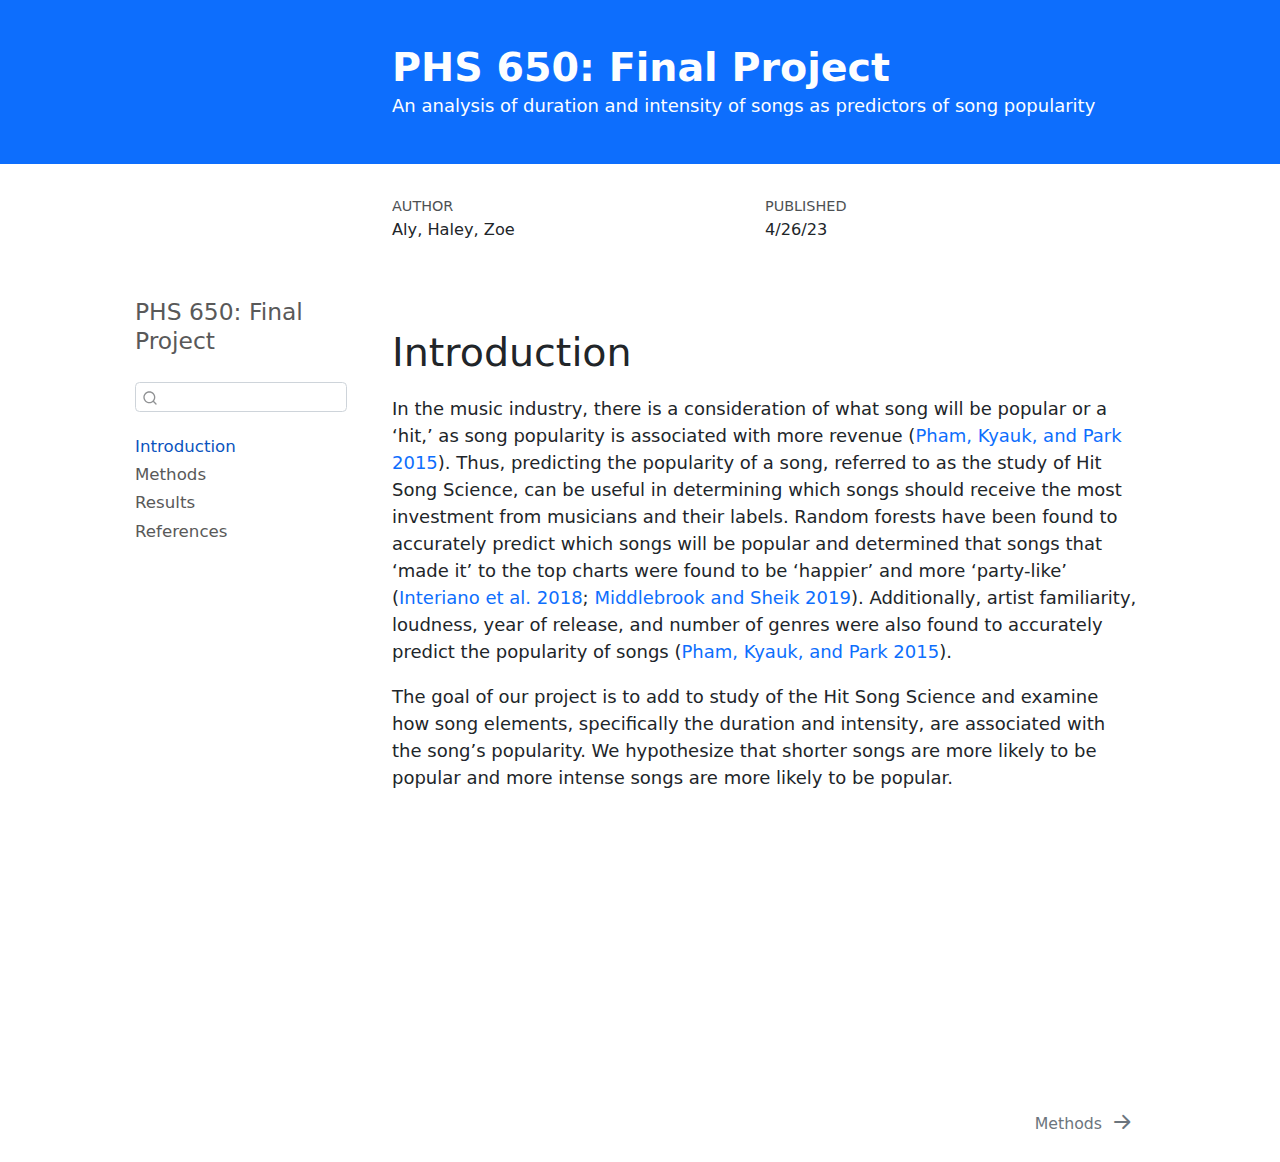
<file: _book/index.html>
<!DOCTYPE html>
<html xmlns="http://www.w3.org/1999/xhtml" lang="en" xml:lang="en"><head>

<meta charset="utf-8">
<meta name="generator" content="quarto-1.2.335">

<meta name="viewport" content="width=device-width, initial-scale=1.0, user-scalable=yes">

<meta name="author" content="Aly, Haley, Zoe">
<meta name="description" content="An analysis of duration and intensity of songs as predictors of song popularity">

<title>PHS 650: Final Project</title>
<style>
code{white-space: pre-wrap;}
span.smallcaps{font-variant: small-caps;}
div.columns{display: flex; gap: min(4vw, 1.5em);}
div.column{flex: auto; overflow-x: auto;}
div.hanging-indent{margin-left: 1.5em; text-indent: -1.5em;}
ul.task-list{list-style: none;}
ul.task-list li input[type="checkbox"] {
  width: 0.8em;
  margin: 0 0.8em 0.2em -1.6em;
  vertical-align: middle;
}
div.csl-bib-body { }
div.csl-entry {
  clear: both;
}
.hanging div.csl-entry {
  margin-left:2em;
  text-indent:-2em;
}
div.csl-left-margin {
  min-width:2em;
  float:left;
}
div.csl-right-inline {
  margin-left:2em;
  padding-left:1em;
}
div.csl-indent {
  margin-left: 2em;
}
</style>


<script src="site_libs/quarto-nav/quarto-nav.js"></script>
<script src="site_libs/quarto-nav/headroom.min.js"></script>
<script src="site_libs/clipboard/clipboard.min.js"></script>
<script src="site_libs/quarto-search/autocomplete.umd.js"></script>
<script src="site_libs/quarto-search/fuse.min.js"></script>
<script src="site_libs/quarto-search/quarto-search.js"></script>
<meta name="quarto:offset" content="./">
<link href="./methods.html" rel="next">
<script src="site_libs/quarto-html/quarto.js"></script>
<script src="site_libs/quarto-html/popper.min.js"></script>
<script src="site_libs/quarto-html/tippy.umd.min.js"></script>
<script src="site_libs/quarto-html/anchor.min.js"></script>
<link href="site_libs/quarto-html/tippy.css" rel="stylesheet">
<link href="site_libs/quarto-html/quarto-syntax-highlighting.css" rel="stylesheet" id="quarto-text-highlighting-styles">
<script src="site_libs/bootstrap/bootstrap.min.js"></script>
<link href="site_libs/bootstrap/bootstrap-icons.css" rel="stylesheet">
<link href="site_libs/bootstrap/bootstrap.min.css" rel="stylesheet" id="quarto-bootstrap" data-mode="light">
<script id="quarto-search-options" type="application/json">{
  "location": "sidebar",
  "copy-button": false,
  "collapse-after": 3,
  "panel-placement": "start",
  "type": "textbox",
  "limit": 20,
  "language": {
    "search-no-results-text": "No results",
    "search-matching-documents-text": "matching documents",
    "search-copy-link-title": "Copy link to search",
    "search-hide-matches-text": "Hide additional matches",
    "search-more-match-text": "more match in this document",
    "search-more-matches-text": "more matches in this document",
    "search-clear-button-title": "Clear",
    "search-detached-cancel-button-title": "Cancel",
    "search-submit-button-title": "Submit"
  }
}</script>


</head>

<body class="nav-sidebar floating fullcontent">

<div id="quarto-search-results"></div>
  <header id="quarto-header" class="headroom fixed-top">
  <nav class="quarto-secondary-nav" data-bs-toggle="collapse" data-bs-target="#quarto-sidebar" aria-controls="quarto-sidebar" aria-expanded="false" aria-label="Toggle sidebar navigation" onclick="if (window.quartoToggleHeadroom) { window.quartoToggleHeadroom(); }">
    <div class="container-fluid d-flex justify-content-between">
      <h1 class="quarto-secondary-nav-title">PHS 650: Final Project</h1>
      <button type="button" class="quarto-btn-toggle btn" aria-label="Show secondary navigation">
        <i class="bi bi-chevron-right"></i>
      </button>
    </div>
  </nav>
</header>
<!-- content -->
<header id="title-block-header" class="quarto-title-block default page-columns page-full">
  <div class="quarto-title-banner page-columns page-full">
    <div class="quarto-title column-body">
      <h1 class="title d-none d-lg-block">PHS 650: Final Project</h1>
                  <div>
        <div class="description">
          An analysis of duration and intensity of songs as predictors of song popularity
        </div>
      </div>
                </div>
  </div>
    
  
  <div class="quarto-title-meta">

      <div>
      <div class="quarto-title-meta-heading">Author</div>
      <div class="quarto-title-meta-contents">
               <p>Aly, Haley, Zoe </p>
            </div>
    </div>
      
      <div>
      <div class="quarto-title-meta-heading">Published</div>
      <div class="quarto-title-meta-contents">
        <p class="date">4/26/23</p>
      </div>
    </div>
    
      
    </div>
    
  
  </header><div id="quarto-content" class="quarto-container page-columns page-rows-contents page-layout-article">
<!-- sidebar -->
  <nav id="quarto-sidebar" class="sidebar collapse sidebar-navigation floating overflow-auto">
    <div class="pt-lg-2 mt-2 text-left sidebar-header">
    <div class="sidebar-title mb-0 py-0">
      <a href="./">PHS 650: Final Project</a> 
    </div>
      </div>
      <div class="mt-2 flex-shrink-0 align-items-center">
        <div class="sidebar-search">
        <div id="quarto-search" class="" title="Search"></div>
        </div>
      </div>
    <div class="sidebar-menu-container"> 
    <ul class="list-unstyled mt-1">
        <li class="sidebar-item">
  <div class="sidebar-item-container"> 
  <a href="./index.html" class="sidebar-item-text sidebar-link active">Introduction</a>
  </div>
</li>
        <li class="sidebar-item">
  <div class="sidebar-item-container"> 
  <a href="./methods.html" class="sidebar-item-text sidebar-link">Methods</a>
  </div>
</li>
        <li class="sidebar-item">
  <div class="sidebar-item-container"> 
  <a href="./results.html" class="sidebar-item-text sidebar-link">Results</a>
  </div>
</li>
        <li class="sidebar-item">
  <div class="sidebar-item-container"> 
  <a href="./references.html" class="sidebar-item-text sidebar-link">References</a>
  </div>
</li>
    </ul>
    </div>
</nav>
<!-- margin-sidebar -->
    
<!-- main -->
<main class="content quarto-banner-title-block" id="quarto-document-content">




<section id="introduction" class="level1 unnumbered">
<h1 class="unnumbered">Introduction</h1>
<p>In the music industry, there is a consideration of what song will be popular or a ‘hit,’ as song popularity is associated with more revenue <span class="citation" data-cites="phamPredictingSongPopularity2015">(<a href="references.html#ref-phamPredictingSongPopularity2015" role="doc-biblioref">Pham, Kyauk, and Park 2015</a>)</span>. Thus, predicting the popularity of a song, referred to as the study of Hit Song Science, can be useful in determining which songs should receive the most investment from musicians and their labels. Random forests have been found to accurately predict which songs will be popular and determined that songs that ‘made it’ to the top charts were found to be ‘happier’ and more ‘party-like’ <span class="citation" data-cites="interianoMusicalTrendsPredictability2018 middlebrookSongHitPrediction2019">(<a href="references.html#ref-interianoMusicalTrendsPredictability2018" role="doc-biblioref">Interiano et al. 2018</a>; <a href="references.html#ref-middlebrookSongHitPrediction2019" role="doc-biblioref">Middlebrook and Sheik 2019</a>)</span>. Additionally, artist familiarity, loudness, year of release, and number of genres were also found to accurately predict the popularity of songs <span class="citation" data-cites="phamPredictingSongPopularity2015">(<a href="references.html#ref-phamPredictingSongPopularity2015" role="doc-biblioref">Pham, Kyauk, and Park 2015</a>)</span>.</p>
<p>The goal of our project is to add to study of the Hit Song Science and examine how song elements, specifically the duration and intensity, are associated with the song’s popularity. We hypothesize that shorter songs are more likely to be popular and more intense songs are more likely to be popular.</p>


<div id="refs" class="references csl-bib-body hanging-indent" role="doc-bibliography" style="display: none">
<div id="ref-interianoMusicalTrendsPredictability2018" class="csl-entry" role="doc-biblioentry">
Interiano, Myra, Kamyar Kazemi, Lijia Wang, Jienian Yang, Zhaoxia Yu, and Natalia L. Komarova. 2018. <span>“Musical Trends and Predictability of Success in Contemporary Songs in and Out of the Top Charts.”</span> <em>Royal Society Open Science</em> 5 (5): 171274. <a href="https://doi.org/10.1098/rsos.171274">https://doi.org/10.1098/rsos.171274</a>.
</div>
<div id="ref-middlebrookSongHitPrediction2019" class="csl-entry" role="doc-biblioentry">
Middlebrook, Kai, and Kian Sheik. 2019. <span>“Song <span>Hit Prediction</span>: <span>Predicting Billboard Hits Using Spotify Data</span>.”</span> <span>arXiv</span>. <a href="https://doi.org/10.48550/arXiv.1908.08609">https://doi.org/10.48550/arXiv.1908.08609</a>.
</div>
<div id="ref-phamPredictingSongPopularity2015" class="csl-entry" role="doc-biblioentry">
Pham, James, Edric Kyauk, and Edwin Park. 2015. <span>“Predicting <span>Song Popularity</span>.”</span>
</div>
</div>
</section>

</main> <!-- /main -->
<script id="quarto-html-after-body" type="application/javascript">
window.document.addEventListener("DOMContentLoaded", function (event) {
  const toggleBodyColorMode = (bsSheetEl) => {
    const mode = bsSheetEl.getAttribute("data-mode");
    const bodyEl = window.document.querySelector("body");
    if (mode === "dark") {
      bodyEl.classList.add("quarto-dark");
      bodyEl.classList.remove("quarto-light");
    } else {
      bodyEl.classList.add("quarto-light");
      bodyEl.classList.remove("quarto-dark");
    }
  }
  const toggleBodyColorPrimary = () => {
    const bsSheetEl = window.document.querySelector("link#quarto-bootstrap");
    if (bsSheetEl) {
      toggleBodyColorMode(bsSheetEl);
    }
  }
  toggleBodyColorPrimary();  
  const icon = "";
  const anchorJS = new window.AnchorJS();
  anchorJS.options = {
    placement: 'right',
    icon: icon
  };
  anchorJS.add('.anchored');
  const clipboard = new window.ClipboardJS('.code-copy-button', {
    target: function(trigger) {
      return trigger.previousElementSibling;
    }
  });
  clipboard.on('success', function(e) {
    // button target
    const button = e.trigger;
    // don't keep focus
    button.blur();
    // flash "checked"
    button.classList.add('code-copy-button-checked');
    var currentTitle = button.getAttribute("title");
    button.setAttribute("title", "Copied!");
    let tooltip;
    if (window.bootstrap) {
      button.setAttribute("data-bs-toggle", "tooltip");
      button.setAttribute("data-bs-placement", "left");
      button.setAttribute("data-bs-title", "Copied!");
      tooltip = new bootstrap.Tooltip(button, 
        { trigger: "manual", 
          customClass: "code-copy-button-tooltip",
          offset: [0, -8]});
      tooltip.show();    
    }
    setTimeout(function() {
      if (tooltip) {
        tooltip.hide();
        button.removeAttribute("data-bs-title");
        button.removeAttribute("data-bs-toggle");
        button.removeAttribute("data-bs-placement");
      }
      button.setAttribute("title", currentTitle);
      button.classList.remove('code-copy-button-checked');
    }, 1000);
    // clear code selection
    e.clearSelection();
  });
  function tippyHover(el, contentFn) {
    const config = {
      allowHTML: true,
      content: contentFn,
      maxWidth: 500,
      delay: 100,
      arrow: false,
      appendTo: function(el) {
          return el.parentElement;
      },
      interactive: true,
      interactiveBorder: 10,
      theme: 'quarto',
      placement: 'bottom-start'
    };
    window.tippy(el, config); 
  }
  const noterefs = window.document.querySelectorAll('a[role="doc-noteref"]');
  for (var i=0; i<noterefs.length; i++) {
    const ref = noterefs[i];
    tippyHover(ref, function() {
      // use id or data attribute instead here
      let href = ref.getAttribute('data-footnote-href') || ref.getAttribute('href');
      try { href = new URL(href).hash; } catch {}
      const id = href.replace(/^#\/?/, "");
      const note = window.document.getElementById(id);
      return note.innerHTML;
    });
  }
  const findCites = (el) => {
    const parentEl = el.parentElement;
    if (parentEl) {
      const cites = parentEl.dataset.cites;
      if (cites) {
        return {
          el,
          cites: cites.split(' ')
        };
      } else {
        return findCites(el.parentElement)
      }
    } else {
      return undefined;
    }
  };
  var bibliorefs = window.document.querySelectorAll('a[role="doc-biblioref"]');
  for (var i=0; i<bibliorefs.length; i++) {
    const ref = bibliorefs[i];
    const citeInfo = findCites(ref);
    if (citeInfo) {
      tippyHover(citeInfo.el, function() {
        var popup = window.document.createElement('div');
        citeInfo.cites.forEach(function(cite) {
          var citeDiv = window.document.createElement('div');
          citeDiv.classList.add('hanging-indent');
          citeDiv.classList.add('csl-entry');
          var biblioDiv = window.document.getElementById('ref-' + cite);
          if (biblioDiv) {
            citeDiv.innerHTML = biblioDiv.innerHTML;
          }
          popup.appendChild(citeDiv);
        });
        return popup.innerHTML;
      });
    }
  }
});
</script>
<nav class="page-navigation">
  <div class="nav-page nav-page-previous">
  </div>
  <div class="nav-page nav-page-next">
      <a href="./methods.html" class="pagination-link">
        <span class="nav-page-text">Methods</span> <i class="bi bi-arrow-right-short"></i>
      </a>
  </div>
</nav>
</div> <!-- /content -->



</body></html>
</file>
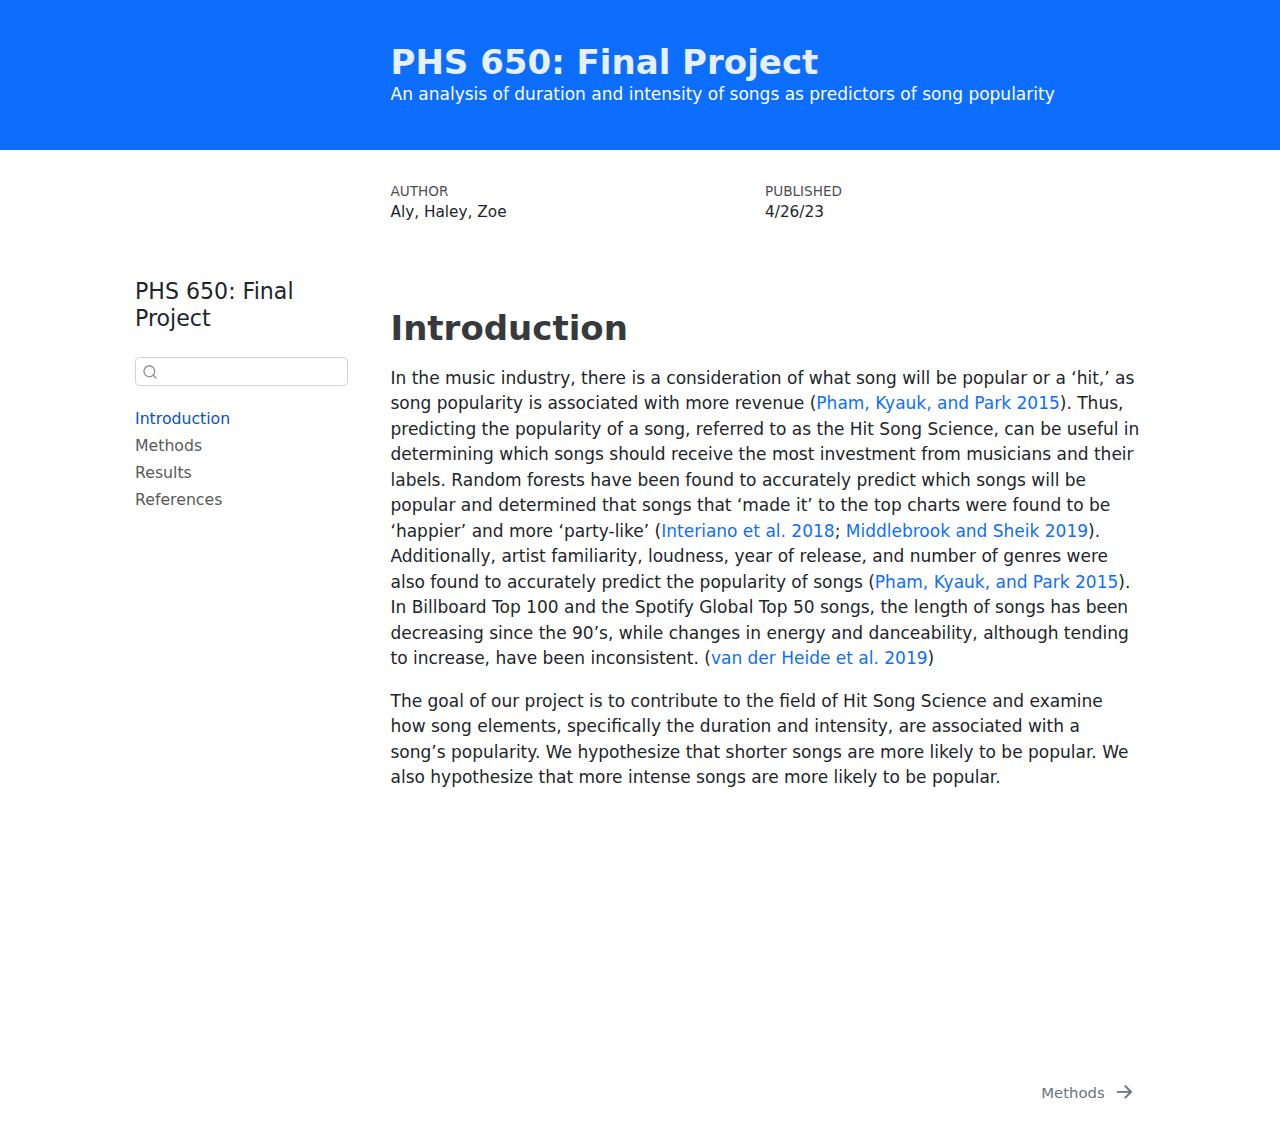
<file: docs/index.html>
<!DOCTYPE html>
<html xmlns="http://www.w3.org/1999/xhtml" lang="en" xml:lang="en"><head>

<meta charset="utf-8">
<meta name="generator" content="quarto-1.3.313">

<meta name="viewport" content="width=device-width, initial-scale=1.0, user-scalable=yes">

<meta name="author" content="Aly, Haley, Zoe">
<meta name="description" content="An analysis of duration and intensity of songs as predictors of song popularity">

<title>PHS 650: Final Project</title>
<style>
code{white-space: pre-wrap;}
span.smallcaps{font-variant: small-caps;}
div.columns{display: flex; gap: min(4vw, 1.5em);}
div.column{flex: auto; overflow-x: auto;}
div.hanging-indent{margin-left: 1.5em; text-indent: -1.5em;}
ul.task-list{list-style: none;}
ul.task-list li input[type="checkbox"] {
  width: 0.8em;
  margin: 0 0.8em 0.2em -1em; /* quarto-specific, see https://github.com/quarto-dev/quarto-cli/issues/4556 */ 
  vertical-align: middle;
}
/* CSS for citations */
div.csl-bib-body { }
div.csl-entry {
  clear: both;
}
.hanging-indent div.csl-entry {
  margin-left:2em;
  text-indent:-2em;
}
div.csl-left-margin {
  min-width:2em;
  float:left;
}
div.csl-right-inline {
  margin-left:2em;
  padding-left:1em;
}
div.csl-indent {
  margin-left: 2em;
}</style>


<script src="site_libs/quarto-nav/quarto-nav.js"></script>
<script src="site_libs/quarto-nav/headroom.min.js"></script>
<script src="site_libs/clipboard/clipboard.min.js"></script>
<script src="site_libs/quarto-search/autocomplete.umd.js"></script>
<script src="site_libs/quarto-search/fuse.min.js"></script>
<script src="site_libs/quarto-search/quarto-search.js"></script>
<meta name="quarto:offset" content="./">
<link href="./methods.html" rel="next">
<script src="site_libs/quarto-html/quarto.js"></script>
<script src="site_libs/quarto-html/popper.min.js"></script>
<script src="site_libs/quarto-html/tippy.umd.min.js"></script>
<script src="site_libs/quarto-html/anchor.min.js"></script>
<link href="site_libs/quarto-html/tippy.css" rel="stylesheet">
<link href="site_libs/quarto-html/quarto-syntax-highlighting.css" rel="stylesheet" id="quarto-text-highlighting-styles">
<script src="site_libs/bootstrap/bootstrap.min.js"></script>
<link href="site_libs/bootstrap/bootstrap-icons.css" rel="stylesheet">
<link href="site_libs/bootstrap/bootstrap.min.css" rel="stylesheet" id="quarto-bootstrap" data-mode="light">
<script id="quarto-search-options" type="application/json">{
  "location": "sidebar",
  "copy-button": false,
  "collapse-after": 3,
  "panel-placement": "start",
  "type": "textbox",
  "limit": 20,
  "language": {
    "search-no-results-text": "No results",
    "search-matching-documents-text": "matching documents",
    "search-copy-link-title": "Copy link to search",
    "search-hide-matches-text": "Hide additional matches",
    "search-more-match-text": "more match in this document",
    "search-more-matches-text": "more matches in this document",
    "search-clear-button-title": "Clear",
    "search-detached-cancel-button-title": "Cancel",
    "search-submit-button-title": "Submit"
  }
}</script>


</head>

<body class="nav-sidebar floating fullcontent">

<div id="quarto-search-results"></div>
  <header id="quarto-header" class="headroom fixed-top">
  <nav class="quarto-secondary-nav">
    <div class="container-fluid d-flex">
      <button type="button" class="quarto-btn-toggle btn" data-bs-toggle="collapse" data-bs-target="#quarto-sidebar,#quarto-sidebar-glass" aria-controls="quarto-sidebar" aria-expanded="false" aria-label="Toggle sidebar navigation" onclick="if (window.quartoToggleHeadroom) { window.quartoToggleHeadroom(); }">
        <i class="bi bi-layout-text-sidebar-reverse"></i>
      </button>
      <nav class="quarto-page-breadcrumbs" aria-label="breadcrumb"><ol class="breadcrumb"><li class="breadcrumb-item"><a href="./index.html">Introduction</a></li></ol></nav>
      <a class="flex-grow-1" role="button" data-bs-toggle="collapse" data-bs-target="#quarto-sidebar,#quarto-sidebar-glass" aria-controls="quarto-sidebar" aria-expanded="false" aria-label="Toggle sidebar navigation" onclick="if (window.quartoToggleHeadroom) { window.quartoToggleHeadroom(); }">      
      </a>
      <button type="button" class="btn quarto-search-button" aria-label="Search" onclick="window.quartoOpenSearch();">
        <i class="bi bi-search"></i>
      </button>
    </div>
  </nav>
</header>
<!-- content -->
<header id="title-block-header" class="quarto-title-block default page-columns page-full">
  <div class="quarto-title-banner page-columns page-full">
    <div class="quarto-title column-body">
      <h1 class="title">PHS 650: Final Project</h1>
                  <div>
        <div class="description">
          An analysis of duration and intensity of songs as predictors of song popularity
        </div>
      </div>
                </div>
  </div>
    
  
  <div class="quarto-title-meta">

      <div>
      <div class="quarto-title-meta-heading">Author</div>
      <div class="quarto-title-meta-contents">
               <p>Aly, Haley, Zoe </p>
            </div>
    </div>
      
      <div>
      <div class="quarto-title-meta-heading">Published</div>
      <div class="quarto-title-meta-contents">
        <p class="date">4/26/23</p>
      </div>
    </div>
    
      
    </div>
    
  
  </header><div id="quarto-content" class="quarto-container page-columns page-rows-contents page-layout-article">
<!-- sidebar -->
  <nav id="quarto-sidebar" class="sidebar collapse collapse-horizontal sidebar-navigation floating overflow-auto">
    <div class="pt-lg-2 mt-2 text-left sidebar-header">
    <div class="sidebar-title mb-0 py-0">
      <a href="./">PHS 650: Final Project</a> 
    </div>
      </div>
        <div class="mt-2 flex-shrink-0 align-items-center">
        <div class="sidebar-search">
        <div id="quarto-search" class="" title="Search"></div>
        </div>
        </div>
    <div class="sidebar-menu-container"> 
    <ul class="list-unstyled mt-1">
        <li class="sidebar-item">
  <div class="sidebar-item-container"> 
  <a href="./index.html" class="sidebar-item-text sidebar-link active">
 <span class="menu-text">Introduction</span></a>
  </div>
</li>
        <li class="sidebar-item">
  <div class="sidebar-item-container"> 
  <a href="./methods.html" class="sidebar-item-text sidebar-link">
 <span class="menu-text">Methods</span></a>
  </div>
</li>
        <li class="sidebar-item">
  <div class="sidebar-item-container"> 
  <a href="./results.html" class="sidebar-item-text sidebar-link">
 <span class="menu-text">Results</span></a>
  </div>
</li>
        <li class="sidebar-item">
  <div class="sidebar-item-container"> 
  <a href="./references.html" class="sidebar-item-text sidebar-link">
 <span class="menu-text">References</span></a>
  </div>
</li>
    </ul>
    </div>
</nav>
<div id="quarto-sidebar-glass" data-bs-toggle="collapse" data-bs-target="#quarto-sidebar,#quarto-sidebar-glass"></div>
<!-- margin-sidebar -->
    
<!-- main -->
<main class="content quarto-banner-title-block" id="quarto-document-content">




<section id="introduction" class="level1 unnumbered">
<h1 class="unnumbered">Introduction</h1>
<p>In the music industry, there is a consideration of what song will be popular or a ‘hit,’ as song popularity is associated with more revenue <span class="citation" data-cites="phamPredictingSongPopularity2015">(<a href="references.html#ref-phamPredictingSongPopularity2015" role="doc-biblioref">Pham, Kyauk, and Park 2015</a>)</span>. Thus, predicting the popularity of a song, referred to as the Hit Song Science, can be useful in determining which songs should receive the most investment from musicians and their labels. Random forests have been found to accurately predict which songs will be popular and determined that songs that ‘made it’ to the top charts were found to be ‘happier’ and more ‘party-like’ <span class="citation" data-cites="interianoMusicalTrendsPredictability2018 middlebrookSongHitPrediction2019">(<a href="references.html#ref-interianoMusicalTrendsPredictability2018" role="doc-biblioref">Interiano et al. 2018</a>; <a href="references.html#ref-middlebrookSongHitPrediction2019" role="doc-biblioref">Middlebrook and Sheik 2019</a>)</span>. Additionally, artist familiarity, loudness, year of release, and number of genres were also found to accurately predict the popularity of songs <span class="citation" data-cites="phamPredictingSongPopularity2015">(<a href="references.html#ref-phamPredictingSongPopularity2015" role="doc-biblioref">Pham, Kyauk, and Park 2015</a>)</span>. In Billboard Top 100 and the Spotify Global Top 50 songs, the length of songs has been decreasing since the 90’s, while changes in energy and danceability, although tending to increase, have been inconsistent. <span class="citation" data-cites="vanderheideOldTownRoad2019">(<a href="references.html#ref-vanderheideOldTownRoad2019" role="doc-biblioref">van der Heide et al. 2019</a>)</span></p>
<p>The goal of our project is to contribute to the field of Hit Song Science and examine how song elements, specifically the duration and intensity, are associated with a song’s popularity. We hypothesize that shorter songs are more likely to be popular. We also hypothesize that more intense songs are more likely to be popular.</p>


<div id="refs" class="references csl-bib-body hanging-indent" role="list" style="display: none">
<div id="ref-interianoMusicalTrendsPredictability2018" class="csl-entry" role="listitem">
Interiano, Myra, Kamyar Kazemi, Lijia Wang, Jienian Yang, Zhaoxia Yu, and Natalia L. Komarova. 2018. <span>“Musical Trends and Predictability of Success in Contemporary Songs in and Out of the Top Charts.”</span> <em>Royal Society Open Science</em> 5 (5): 171274. <a href="https://doi.org/10.1098/rsos.171274">https://doi.org/10.1098/rsos.171274</a>.
</div>
<div id="ref-middlebrookSongHitPrediction2019" class="csl-entry" role="listitem">
Middlebrook, Kai, and Kian Sheik. 2019. <span>“Song <span>Hit Prediction</span>: <span>Predicting Billboard Hits Using Spotify Data</span>.”</span> <span>arXiv</span>. <a href="https://doi.org/10.48550/arXiv.1908.08609">https://doi.org/10.48550/arXiv.1908.08609</a>.
</div>
<div id="ref-phamPredictingSongPopularity2015" class="csl-entry" role="listitem">
Pham, James, Edric Kyauk, and Edwin Park. 2015. <span>“Predicting <span>Song Popularity</span>.”</span>
</div>
<div id="ref-vanderheideOldTownRoad2019" class="csl-entry" role="listitem">
van der Heide, Jasper, Tamar Hellinga, Rimmert Sijtsma, and Ziya Liu. 2019. <span>“Old <span>Town Road</span> to <span>Success</span>: <span>How Music Becomes Popular</span> on <span>Spotify</span>.”</span> <em>Masters of Media, University of Amsterdam</em>, October.
</div>
</div>
</section>

</main> <!-- /main -->
<script id="quarto-html-after-body" type="application/javascript">
window.document.addEventListener("DOMContentLoaded", function (event) {
  const toggleBodyColorMode = (bsSheetEl) => {
    const mode = bsSheetEl.getAttribute("data-mode");
    const bodyEl = window.document.querySelector("body");
    if (mode === "dark") {
      bodyEl.classList.add("quarto-dark");
      bodyEl.classList.remove("quarto-light");
    } else {
      bodyEl.classList.add("quarto-light");
      bodyEl.classList.remove("quarto-dark");
    }
  }
  const toggleBodyColorPrimary = () => {
    const bsSheetEl = window.document.querySelector("link#quarto-bootstrap");
    if (bsSheetEl) {
      toggleBodyColorMode(bsSheetEl);
    }
  }
  toggleBodyColorPrimary();  
  const icon = "";
  const anchorJS = new window.AnchorJS();
  anchorJS.options = {
    placement: 'right',
    icon: icon
  };
  anchorJS.add('.anchored');
  const isCodeAnnotation = (el) => {
    for (const clz of el.classList) {
      if (clz.startsWith('code-annotation-')) {                     
        return true;
      }
    }
    return false;
  }
  const clipboard = new window.ClipboardJS('.code-copy-button', {
    text: function(trigger) {
      const codeEl = trigger.previousElementSibling.cloneNode(true);
      for (const childEl of codeEl.children) {
        if (isCodeAnnotation(childEl)) {
          childEl.remove();
        }
      }
      return codeEl.innerText;
    }
  });
  clipboard.on('success', function(e) {
    // button target
    const button = e.trigger;
    // don't keep focus
    button.blur();
    // flash "checked"
    button.classList.add('code-copy-button-checked');
    var currentTitle = button.getAttribute("title");
    button.setAttribute("title", "Copied!");
    let tooltip;
    if (window.bootstrap) {
      button.setAttribute("data-bs-toggle", "tooltip");
      button.setAttribute("data-bs-placement", "left");
      button.setAttribute("data-bs-title", "Copied!");
      tooltip = new bootstrap.Tooltip(button, 
        { trigger: "manual", 
          customClass: "code-copy-button-tooltip",
          offset: [0, -8]});
      tooltip.show();    
    }
    setTimeout(function() {
      if (tooltip) {
        tooltip.hide();
        button.removeAttribute("data-bs-title");
        button.removeAttribute("data-bs-toggle");
        button.removeAttribute("data-bs-placement");
      }
      button.setAttribute("title", currentTitle);
      button.classList.remove('code-copy-button-checked');
    }, 1000);
    // clear code selection
    e.clearSelection();
  });
  function tippyHover(el, contentFn) {
    const config = {
      allowHTML: true,
      content: contentFn,
      maxWidth: 500,
      delay: 100,
      arrow: false,
      appendTo: function(el) {
          return el.parentElement;
      },
      interactive: true,
      interactiveBorder: 10,
      theme: 'quarto',
      placement: 'bottom-start'
    };
    window.tippy(el, config); 
  }
  const noterefs = window.document.querySelectorAll('a[role="doc-noteref"]');
  for (var i=0; i<noterefs.length; i++) {
    const ref = noterefs[i];
    tippyHover(ref, function() {
      // use id or data attribute instead here
      let href = ref.getAttribute('data-footnote-href') || ref.getAttribute('href');
      try { href = new URL(href).hash; } catch {}
      const id = href.replace(/^#\/?/, "");
      const note = window.document.getElementById(id);
      return note.innerHTML;
    });
  }
      let selectedAnnoteEl;
      const selectorForAnnotation = ( cell, annotation) => {
        let cellAttr = 'data-code-cell="' + cell + '"';
        let lineAttr = 'data-code-annotation="' +  annotation + '"';
        const selector = 'span[' + cellAttr + '][' + lineAttr + ']';
        return selector;
      }
      const selectCodeLines = (annoteEl) => {
        const doc = window.document;
        const targetCell = annoteEl.getAttribute("data-target-cell");
        const targetAnnotation = annoteEl.getAttribute("data-target-annotation");
        const annoteSpan = window.document.querySelector(selectorForAnnotation(targetCell, targetAnnotation));
        const lines = annoteSpan.getAttribute("data-code-lines").split(",");
        const lineIds = lines.map((line) => {
          return targetCell + "-" + line;
        })
        let top = null;
        let height = null;
        let parent = null;
        if (lineIds.length > 0) {
            //compute the position of the single el (top and bottom and make a div)
            const el = window.document.getElementById(lineIds[0]);
            top = el.offsetTop;
            height = el.offsetHeight;
            parent = el.parentElement.parentElement;
          if (lineIds.length > 1) {
            const lastEl = window.document.getElementById(lineIds[lineIds.length - 1]);
            const bottom = lastEl.offsetTop + lastEl.offsetHeight;
            height = bottom - top;
          }
          if (top !== null && height !== null && parent !== null) {
            // cook up a div (if necessary) and position it 
            let div = window.document.getElementById("code-annotation-line-highlight");
            if (div === null) {
              div = window.document.createElement("div");
              div.setAttribute("id", "code-annotation-line-highlight");
              div.style.position = 'absolute';
              parent.appendChild(div);
            }
            div.style.top = top - 2 + "px";
            div.style.height = height + 4 + "px";
            let gutterDiv = window.document.getElementById("code-annotation-line-highlight-gutter");
            if (gutterDiv === null) {
              gutterDiv = window.document.createElement("div");
              gutterDiv.setAttribute("id", "code-annotation-line-highlight-gutter");
              gutterDiv.style.position = 'absolute';
              const codeCell = window.document.getElementById(targetCell);
              const gutter = codeCell.querySelector('.code-annotation-gutter');
              gutter.appendChild(gutterDiv);
            }
            gutterDiv.style.top = top - 2 + "px";
            gutterDiv.style.height = height + 4 + "px";
          }
          selectedAnnoteEl = annoteEl;
        }
      };
      const unselectCodeLines = () => {
        const elementsIds = ["code-annotation-line-highlight", "code-annotation-line-highlight-gutter"];
        elementsIds.forEach((elId) => {
          const div = window.document.getElementById(elId);
          if (div) {
            div.remove();
          }
        });
        selectedAnnoteEl = undefined;
      };
      // Attach click handler to the DT
      const annoteDls = window.document.querySelectorAll('dt[data-target-cell]');
      for (const annoteDlNode of annoteDls) {
        annoteDlNode.addEventListener('click', (event) => {
          const clickedEl = event.target;
          if (clickedEl !== selectedAnnoteEl) {
            unselectCodeLines();
            const activeEl = window.document.querySelector('dt[data-target-cell].code-annotation-active');
            if (activeEl) {
              activeEl.classList.remove('code-annotation-active');
            }
            selectCodeLines(clickedEl);
            clickedEl.classList.add('code-annotation-active');
          } else {
            // Unselect the line
            unselectCodeLines();
            clickedEl.classList.remove('code-annotation-active');
          }
        });
      }
  const findCites = (el) => {
    const parentEl = el.parentElement;
    if (parentEl) {
      const cites = parentEl.dataset.cites;
      if (cites) {
        return {
          el,
          cites: cites.split(' ')
        };
      } else {
        return findCites(el.parentElement)
      }
    } else {
      return undefined;
    }
  };
  var bibliorefs = window.document.querySelectorAll('a[role="doc-biblioref"]');
  for (var i=0; i<bibliorefs.length; i++) {
    const ref = bibliorefs[i];
    const citeInfo = findCites(ref);
    if (citeInfo) {
      tippyHover(citeInfo.el, function() {
        var popup = window.document.createElement('div');
        citeInfo.cites.forEach(function(cite) {
          var citeDiv = window.document.createElement('div');
          citeDiv.classList.add('hanging-indent');
          citeDiv.classList.add('csl-entry');
          var biblioDiv = window.document.getElementById('ref-' + cite);
          if (biblioDiv) {
            citeDiv.innerHTML = biblioDiv.innerHTML;
          }
          popup.appendChild(citeDiv);
        });
        return popup.innerHTML;
      });
    }
  }
});
</script>
<nav class="page-navigation">
  <div class="nav-page nav-page-previous">
  </div>
  <div class="nav-page nav-page-next">
      <a href="./methods.html" class="pagination-link">
        <span class="nav-page-text">Methods</span> <i class="bi bi-arrow-right-short"></i>
      </a>
  </div>
</nav>
</div> <!-- /content -->



</body></html>
</file>
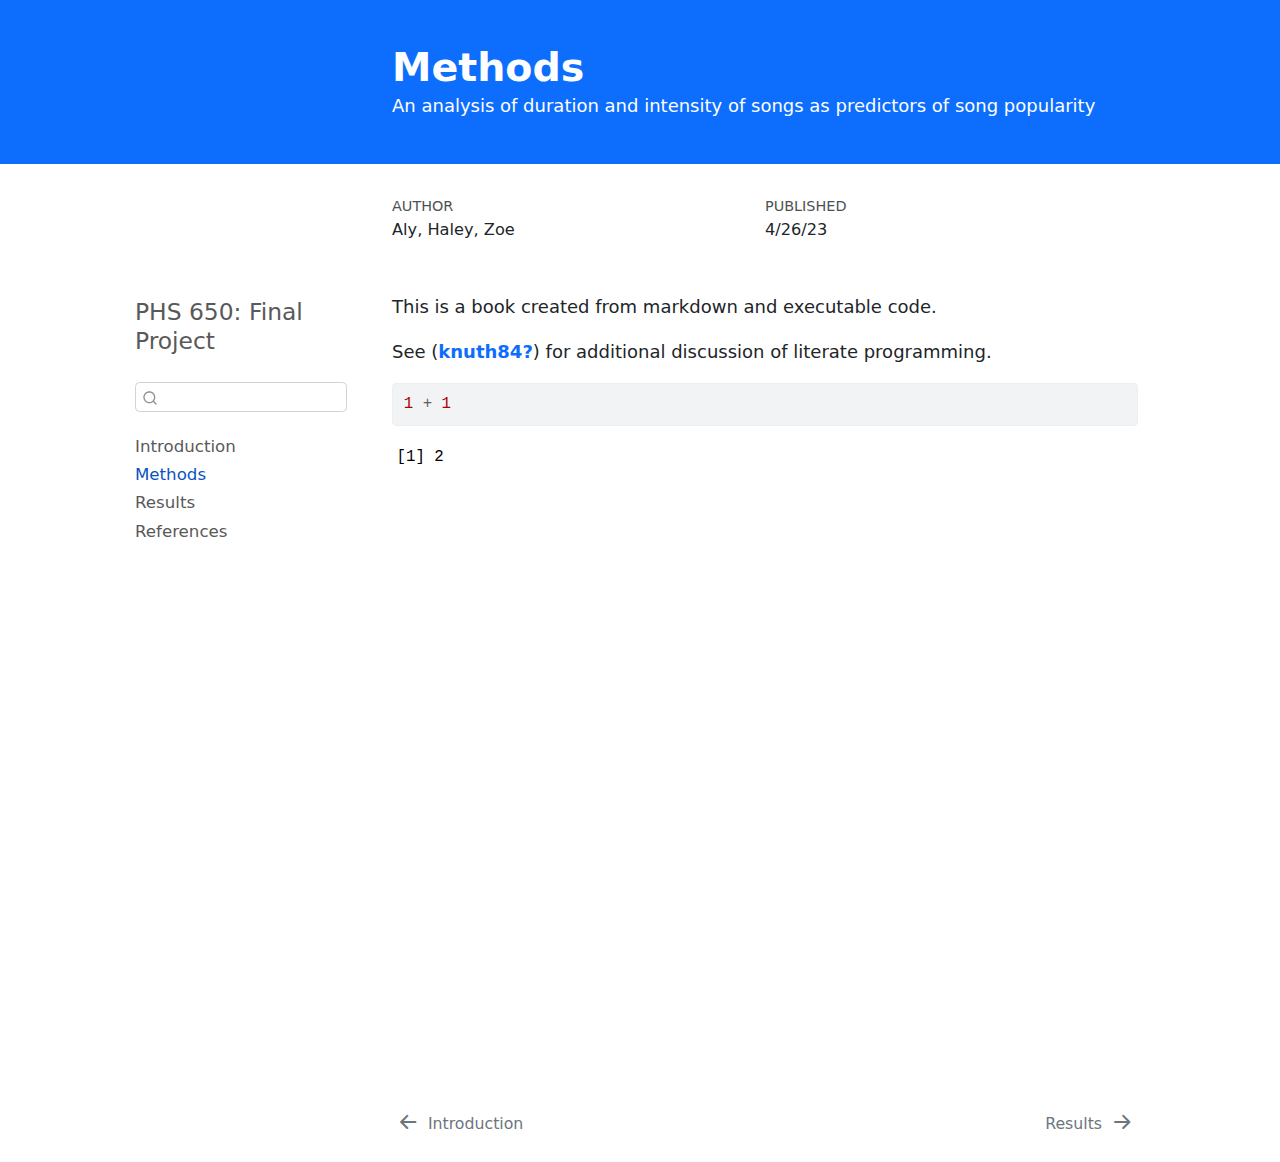
<file: _book/methods.html>
<!DOCTYPE html>
<html xmlns="http://www.w3.org/1999/xhtml" lang="en" xml:lang="en"><head>

<meta charset="utf-8">
<meta name="generator" content="quarto-1.2.335">

<meta name="viewport" content="width=device-width, initial-scale=1.0, user-scalable=yes">

<meta name="author" content="Aly, Haley, Zoe">
<meta name="description" content="An analysis of duration and intensity of songs as predictors of song popularity">

<title>PHS 650: Final Project - Methods</title>
<style>
code{white-space: pre-wrap;}
span.smallcaps{font-variant: small-caps;}
div.columns{display: flex; gap: min(4vw, 1.5em);}
div.column{flex: auto; overflow-x: auto;}
div.hanging-indent{margin-left: 1.5em; text-indent: -1.5em;}
ul.task-list{list-style: none;}
ul.task-list li input[type="checkbox"] {
  width: 0.8em;
  margin: 0 0.8em 0.2em -1.6em;
  vertical-align: middle;
}
pre > code.sourceCode { white-space: pre; position: relative; }
pre > code.sourceCode > span { display: inline-block; line-height: 1.25; }
pre > code.sourceCode > span:empty { height: 1.2em; }
.sourceCode { overflow: visible; }
code.sourceCode > span { color: inherit; text-decoration: inherit; }
div.sourceCode { margin: 1em 0; }
pre.sourceCode { margin: 0; }
@media screen {
div.sourceCode { overflow: auto; }
}
@media print {
pre > code.sourceCode { white-space: pre-wrap; }
pre > code.sourceCode > span { text-indent: -5em; padding-left: 5em; }
}
pre.numberSource code
  { counter-reset: source-line 0; }
pre.numberSource code > span
  { position: relative; left: -4em; counter-increment: source-line; }
pre.numberSource code > span > a:first-child::before
  { content: counter(source-line);
    position: relative; left: -1em; text-align: right; vertical-align: baseline;
    border: none; display: inline-block;
    -webkit-touch-callout: none; -webkit-user-select: none;
    -khtml-user-select: none; -moz-user-select: none;
    -ms-user-select: none; user-select: none;
    padding: 0 4px; width: 4em;
    color: #aaaaaa;
  }
pre.numberSource { margin-left: 3em; border-left: 1px solid #aaaaaa;  padding-left: 4px; }
div.sourceCode
  {   }
@media screen {
pre > code.sourceCode > span > a:first-child::before { text-decoration: underline; }
}
code span.al { color: #ff0000; font-weight: bold; } /* Alert */
code span.an { color: #60a0b0; font-weight: bold; font-style: italic; } /* Annotation */
code span.at { color: #7d9029; } /* Attribute */
code span.bn { color: #40a070; } /* BaseN */
code span.bu { color: #008000; } /* BuiltIn */
code span.cf { color: #007020; font-weight: bold; } /* ControlFlow */
code span.ch { color: #4070a0; } /* Char */
code span.cn { color: #880000; } /* Constant */
code span.co { color: #60a0b0; font-style: italic; } /* Comment */
code span.cv { color: #60a0b0; font-weight: bold; font-style: italic; } /* CommentVar */
code span.do { color: #ba2121; font-style: italic; } /* Documentation */
code span.dt { color: #902000; } /* DataType */
code span.dv { color: #40a070; } /* DecVal */
code span.er { color: #ff0000; font-weight: bold; } /* Error */
code span.ex { } /* Extension */
code span.fl { color: #40a070; } /* Float */
code span.fu { color: #06287e; } /* Function */
code span.im { color: #008000; font-weight: bold; } /* Import */
code span.in { color: #60a0b0; font-weight: bold; font-style: italic; } /* Information */
code span.kw { color: #007020; font-weight: bold; } /* Keyword */
code span.op { color: #666666; } /* Operator */
code span.ot { color: #007020; } /* Other */
code span.pp { color: #bc7a00; } /* Preprocessor */
code span.sc { color: #4070a0; } /* SpecialChar */
code span.ss { color: #bb6688; } /* SpecialString */
code span.st { color: #4070a0; } /* String */
code span.va { color: #19177c; } /* Variable */
code span.vs { color: #4070a0; } /* VerbatimString */
code span.wa { color: #60a0b0; font-weight: bold; font-style: italic; } /* Warning */
</style>


<script src="site_libs/quarto-nav/quarto-nav.js"></script>
<script src="site_libs/quarto-nav/headroom.min.js"></script>
<script src="site_libs/clipboard/clipboard.min.js"></script>
<script src="site_libs/quarto-search/autocomplete.umd.js"></script>
<script src="site_libs/quarto-search/fuse.min.js"></script>
<script src="site_libs/quarto-search/quarto-search.js"></script>
<meta name="quarto:offset" content="./">
<link href="./results.html" rel="next">
<link href="./index.html" rel="prev">
<script src="site_libs/quarto-html/quarto.js"></script>
<script src="site_libs/quarto-html/popper.min.js"></script>
<script src="site_libs/quarto-html/tippy.umd.min.js"></script>
<script src="site_libs/quarto-html/anchor.min.js"></script>
<link href="site_libs/quarto-html/tippy.css" rel="stylesheet">
<link href="site_libs/quarto-html/quarto-syntax-highlighting.css" rel="stylesheet" id="quarto-text-highlighting-styles">
<script src="site_libs/bootstrap/bootstrap.min.js"></script>
<link href="site_libs/bootstrap/bootstrap-icons.css" rel="stylesheet">
<link href="site_libs/bootstrap/bootstrap.min.css" rel="stylesheet" id="quarto-bootstrap" data-mode="light">
<script id="quarto-search-options" type="application/json">{
  "location": "sidebar",
  "copy-button": false,
  "collapse-after": 3,
  "panel-placement": "start",
  "type": "textbox",
  "limit": 20,
  "language": {
    "search-no-results-text": "No results",
    "search-matching-documents-text": "matching documents",
    "search-copy-link-title": "Copy link to search",
    "search-hide-matches-text": "Hide additional matches",
    "search-more-match-text": "more match in this document",
    "search-more-matches-text": "more matches in this document",
    "search-clear-button-title": "Clear",
    "search-detached-cancel-button-title": "Cancel",
    "search-submit-button-title": "Submit"
  }
}</script>


</head>

<body class="nav-sidebar floating fullcontent">

<div id="quarto-search-results"></div>
  <header id="quarto-header" class="headroom fixed-top">
  <nav class="quarto-secondary-nav" data-bs-toggle="collapse" data-bs-target="#quarto-sidebar" aria-controls="quarto-sidebar" aria-expanded="false" aria-label="Toggle sidebar navigation" onclick="if (window.quartoToggleHeadroom) { window.quartoToggleHeadroom(); }">
    <div class="container-fluid d-flex justify-content-between">
      <h1 class="quarto-secondary-nav-title">Methods</h1>
      <button type="button" class="quarto-btn-toggle btn" aria-label="Show secondary navigation">
        <i class="bi bi-chevron-right"></i>
      </button>
    </div>
  </nav>
</header>
<!-- content -->
<header id="title-block-header" class="quarto-title-block default page-columns page-full">
  <div class="quarto-title-banner page-columns page-full">
    <div class="quarto-title column-body">
      <h1 class="title d-none d-lg-block">Methods</h1>
                  <div>
        <div class="description">
          An analysis of duration and intensity of songs as predictors of song popularity
        </div>
      </div>
                </div>
  </div>
    
  
  <div class="quarto-title-meta">

      <div>
      <div class="quarto-title-meta-heading">Author</div>
      <div class="quarto-title-meta-contents">
               <p>Aly, Haley, Zoe </p>
            </div>
    </div>
      
      <div>
      <div class="quarto-title-meta-heading">Published</div>
      <div class="quarto-title-meta-contents">
        <p class="date">4/26/23</p>
      </div>
    </div>
    
      
    </div>
    
  
  </header><div id="quarto-content" class="quarto-container page-columns page-rows-contents page-layout-article">
<!-- sidebar -->
  <nav id="quarto-sidebar" class="sidebar collapse sidebar-navigation floating overflow-auto">
    <div class="pt-lg-2 mt-2 text-left sidebar-header">
    <div class="sidebar-title mb-0 py-0">
      <a href="./">PHS 650: Final Project</a> 
    </div>
      </div>
      <div class="mt-2 flex-shrink-0 align-items-center">
        <div class="sidebar-search">
        <div id="quarto-search" class="" title="Search"></div>
        </div>
      </div>
    <div class="sidebar-menu-container"> 
    <ul class="list-unstyled mt-1">
        <li class="sidebar-item">
  <div class="sidebar-item-container"> 
  <a href="./index.html" class="sidebar-item-text sidebar-link">Introduction</a>
  </div>
</li>
        <li class="sidebar-item">
  <div class="sidebar-item-container"> 
  <a href="./methods.html" class="sidebar-item-text sidebar-link active">Methods</a>
  </div>
</li>
        <li class="sidebar-item">
  <div class="sidebar-item-container"> 
  <a href="./results.html" class="sidebar-item-text sidebar-link">Results</a>
  </div>
</li>
        <li class="sidebar-item">
  <div class="sidebar-item-container"> 
  <a href="./references.html" class="sidebar-item-text sidebar-link">References</a>
  </div>
</li>
    </ul>
    </div>
</nav>
<!-- margin-sidebar -->
    
<!-- main -->
<main class="content quarto-banner-title-block" id="quarto-document-content">




<p>This is a book created from markdown and executable code.</p>
<p>See <span class="citation" data-cites="knuth84">(<a href="references.html#ref-knuth84" role="doc-biblioref"><strong>knuth84?</strong></a>)</span> for additional discussion of literate programming.</p>
<div class="cell">
<div class="sourceCode cell-code" id="cb1"><pre class="sourceCode r code-with-copy"><code class="sourceCode r"><span id="cb1-1"><a href="#cb1-1" aria-hidden="true" tabindex="-1"></a><span class="dv">1</span> <span class="sc">+</span> <span class="dv">1</span></span></code><button title="Copy to Clipboard" class="code-copy-button"><i class="bi"></i></button></pre></div>
<div class="cell-output cell-output-stdout">
<pre><code>[1] 2</code></pre>
</div>
</div>



</main> <!-- /main -->
<script id="quarto-html-after-body" type="application/javascript">
window.document.addEventListener("DOMContentLoaded", function (event) {
  const toggleBodyColorMode = (bsSheetEl) => {
    const mode = bsSheetEl.getAttribute("data-mode");
    const bodyEl = window.document.querySelector("body");
    if (mode === "dark") {
      bodyEl.classList.add("quarto-dark");
      bodyEl.classList.remove("quarto-light");
    } else {
      bodyEl.classList.add("quarto-light");
      bodyEl.classList.remove("quarto-dark");
    }
  }
  const toggleBodyColorPrimary = () => {
    const bsSheetEl = window.document.querySelector("link#quarto-bootstrap");
    if (bsSheetEl) {
      toggleBodyColorMode(bsSheetEl);
    }
  }
  toggleBodyColorPrimary();  
  const icon = "";
  const anchorJS = new window.AnchorJS();
  anchorJS.options = {
    placement: 'right',
    icon: icon
  };
  anchorJS.add('.anchored');
  const clipboard = new window.ClipboardJS('.code-copy-button', {
    target: function(trigger) {
      return trigger.previousElementSibling;
    }
  });
  clipboard.on('success', function(e) {
    // button target
    const button = e.trigger;
    // don't keep focus
    button.blur();
    // flash "checked"
    button.classList.add('code-copy-button-checked');
    var currentTitle = button.getAttribute("title");
    button.setAttribute("title", "Copied!");
    let tooltip;
    if (window.bootstrap) {
      button.setAttribute("data-bs-toggle", "tooltip");
      button.setAttribute("data-bs-placement", "left");
      button.setAttribute("data-bs-title", "Copied!");
      tooltip = new bootstrap.Tooltip(button, 
        { trigger: "manual", 
          customClass: "code-copy-button-tooltip",
          offset: [0, -8]});
      tooltip.show();    
    }
    setTimeout(function() {
      if (tooltip) {
        tooltip.hide();
        button.removeAttribute("data-bs-title");
        button.removeAttribute("data-bs-toggle");
        button.removeAttribute("data-bs-placement");
      }
      button.setAttribute("title", currentTitle);
      button.classList.remove('code-copy-button-checked');
    }, 1000);
    // clear code selection
    e.clearSelection();
  });
  function tippyHover(el, contentFn) {
    const config = {
      allowHTML: true,
      content: contentFn,
      maxWidth: 500,
      delay: 100,
      arrow: false,
      appendTo: function(el) {
          return el.parentElement;
      },
      interactive: true,
      interactiveBorder: 10,
      theme: 'quarto',
      placement: 'bottom-start'
    };
    window.tippy(el, config); 
  }
  const noterefs = window.document.querySelectorAll('a[role="doc-noteref"]');
  for (var i=0; i<noterefs.length; i++) {
    const ref = noterefs[i];
    tippyHover(ref, function() {
      // use id or data attribute instead here
      let href = ref.getAttribute('data-footnote-href') || ref.getAttribute('href');
      try { href = new URL(href).hash; } catch {}
      const id = href.replace(/^#\/?/, "");
      const note = window.document.getElementById(id);
      return note.innerHTML;
    });
  }
  const findCites = (el) => {
    const parentEl = el.parentElement;
    if (parentEl) {
      const cites = parentEl.dataset.cites;
      if (cites) {
        return {
          el,
          cites: cites.split(' ')
        };
      } else {
        return findCites(el.parentElement)
      }
    } else {
      return undefined;
    }
  };
  var bibliorefs = window.document.querySelectorAll('a[role="doc-biblioref"]');
  for (var i=0; i<bibliorefs.length; i++) {
    const ref = bibliorefs[i];
    const citeInfo = findCites(ref);
    if (citeInfo) {
      tippyHover(citeInfo.el, function() {
        var popup = window.document.createElement('div');
        citeInfo.cites.forEach(function(cite) {
          var citeDiv = window.document.createElement('div');
          citeDiv.classList.add('hanging-indent');
          citeDiv.classList.add('csl-entry');
          var biblioDiv = window.document.getElementById('ref-' + cite);
          if (biblioDiv) {
            citeDiv.innerHTML = biblioDiv.innerHTML;
          }
          popup.appendChild(citeDiv);
        });
        return popup.innerHTML;
      });
    }
  }
});
</script>
<nav class="page-navigation">
  <div class="nav-page nav-page-previous">
      <a href="./index.html" class="pagination-link">
        <i class="bi bi-arrow-left-short"></i> <span class="nav-page-text">Introduction</span>
      </a>          
  </div>
  <div class="nav-page nav-page-next">
      <a href="./results.html" class="pagination-link">
        <span class="nav-page-text">Results</span> <i class="bi bi-arrow-right-short"></i>
      </a>
  </div>
</nav>
</div> <!-- /content -->



</body></html>
</file>
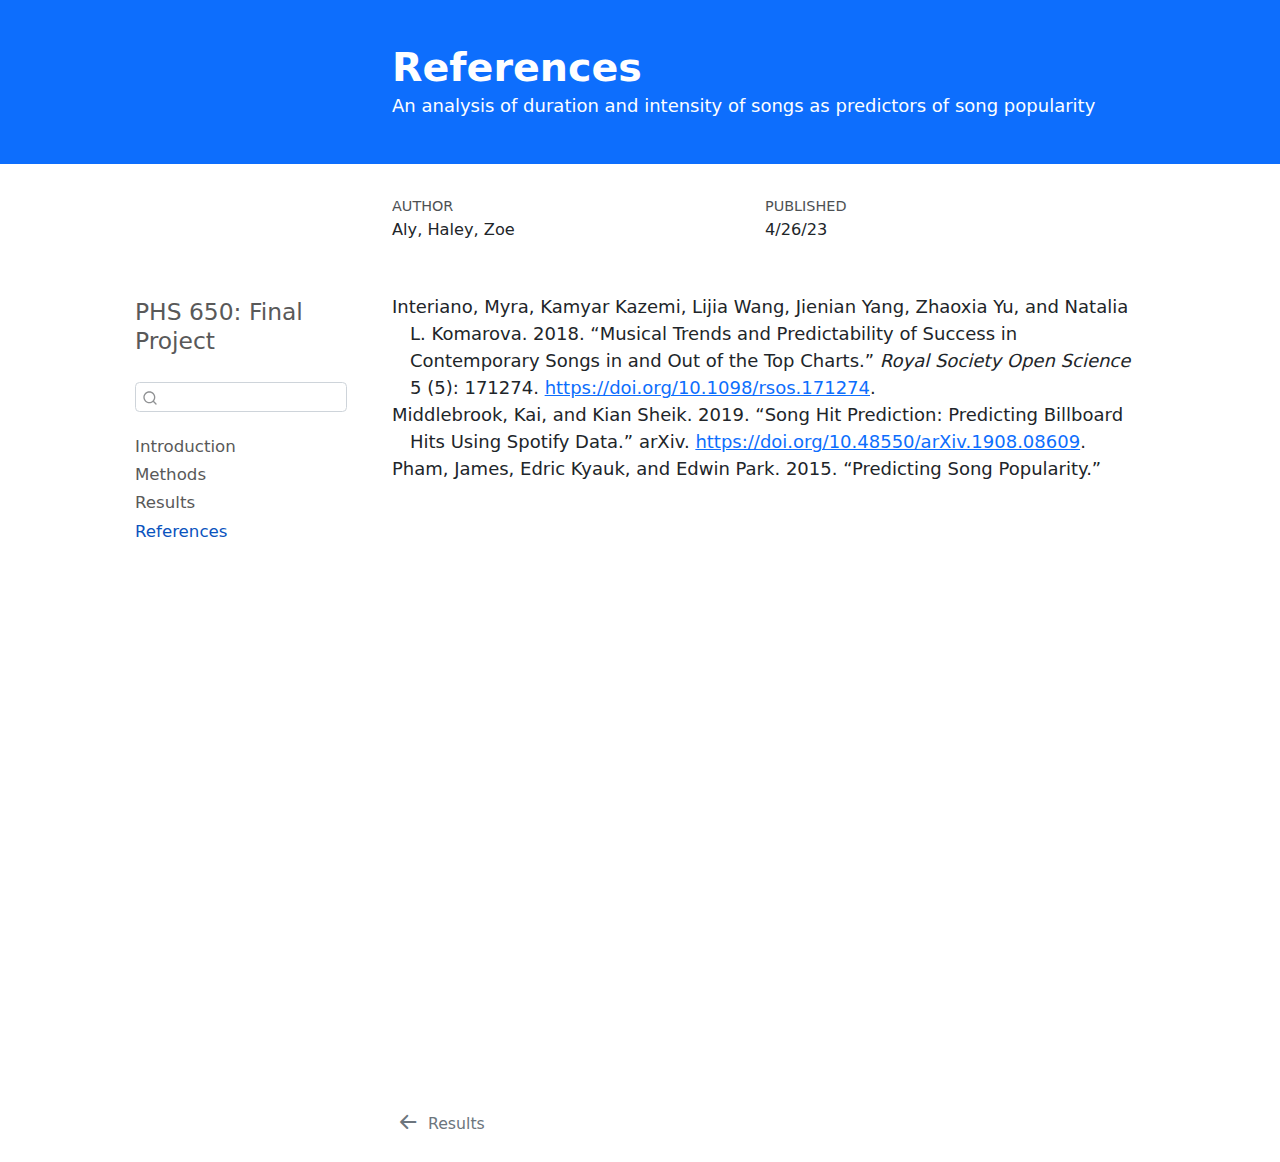
<file: _book/references.html>
<!DOCTYPE html>
<html xmlns="http://www.w3.org/1999/xhtml" lang="en" xml:lang="en"><head>

<meta charset="utf-8">
<meta name="generator" content="quarto-1.2.335">

<meta name="viewport" content="width=device-width, initial-scale=1.0, user-scalable=yes">

<meta name="author" content="Aly, Haley, Zoe">
<meta name="description" content="An analysis of duration and intensity of songs as predictors of song popularity">

<title>PHS 650: Final Project - References</title>
<style>
code{white-space: pre-wrap;}
span.smallcaps{font-variant: small-caps;}
div.columns{display: flex; gap: min(4vw, 1.5em);}
div.column{flex: auto; overflow-x: auto;}
div.hanging-indent{margin-left: 1.5em; text-indent: -1.5em;}
ul.task-list{list-style: none;}
ul.task-list li input[type="checkbox"] {
  width: 0.8em;
  margin: 0 0.8em 0.2em -1.6em;
  vertical-align: middle;
}
div.csl-bib-body { }
div.csl-entry {
  clear: both;
}
.hanging div.csl-entry {
  margin-left:2em;
  text-indent:-2em;
}
div.csl-left-margin {
  min-width:2em;
  float:left;
}
div.csl-right-inline {
  margin-left:2em;
  padding-left:1em;
}
div.csl-indent {
  margin-left: 2em;
}
</style>


<script src="site_libs/quarto-nav/quarto-nav.js"></script>
<script src="site_libs/quarto-nav/headroom.min.js"></script>
<script src="site_libs/clipboard/clipboard.min.js"></script>
<script src="site_libs/quarto-search/autocomplete.umd.js"></script>
<script src="site_libs/quarto-search/fuse.min.js"></script>
<script src="site_libs/quarto-search/quarto-search.js"></script>
<meta name="quarto:offset" content="./">
<link href="./results.html" rel="prev">
<script src="site_libs/quarto-html/quarto.js"></script>
<script src="site_libs/quarto-html/popper.min.js"></script>
<script src="site_libs/quarto-html/tippy.umd.min.js"></script>
<script src="site_libs/quarto-html/anchor.min.js"></script>
<link href="site_libs/quarto-html/tippy.css" rel="stylesheet">
<link href="site_libs/quarto-html/quarto-syntax-highlighting.css" rel="stylesheet" id="quarto-text-highlighting-styles">
<script src="site_libs/bootstrap/bootstrap.min.js"></script>
<link href="site_libs/bootstrap/bootstrap-icons.css" rel="stylesheet">
<link href="site_libs/bootstrap/bootstrap.min.css" rel="stylesheet" id="quarto-bootstrap" data-mode="light">
<script id="quarto-search-options" type="application/json">{
  "location": "sidebar",
  "copy-button": false,
  "collapse-after": 3,
  "panel-placement": "start",
  "type": "textbox",
  "limit": 20,
  "language": {
    "search-no-results-text": "No results",
    "search-matching-documents-text": "matching documents",
    "search-copy-link-title": "Copy link to search",
    "search-hide-matches-text": "Hide additional matches",
    "search-more-match-text": "more match in this document",
    "search-more-matches-text": "more matches in this document",
    "search-clear-button-title": "Clear",
    "search-detached-cancel-button-title": "Cancel",
    "search-submit-button-title": "Submit"
  }
}</script>


</head>

<body class="nav-sidebar floating fullcontent">

<div id="quarto-search-results"></div>
  <header id="quarto-header" class="headroom fixed-top">
  <nav class="quarto-secondary-nav" data-bs-toggle="collapse" data-bs-target="#quarto-sidebar" aria-controls="quarto-sidebar" aria-expanded="false" aria-label="Toggle sidebar navigation" onclick="if (window.quartoToggleHeadroom) { window.quartoToggleHeadroom(); }">
    <div class="container-fluid d-flex justify-content-between">
      <h1 class="quarto-secondary-nav-title">References</h1>
      <button type="button" class="quarto-btn-toggle btn" aria-label="Show secondary navigation">
        <i class="bi bi-chevron-right"></i>
      </button>
    </div>
  </nav>
</header>
<!-- content -->
<header id="title-block-header" class="quarto-title-block default page-columns page-full">
  <div class="quarto-title-banner page-columns page-full">
    <div class="quarto-title column-body">
      <h1 class="title d-none d-lg-block">References</h1>
                  <div>
        <div class="description">
          An analysis of duration and intensity of songs as predictors of song popularity
        </div>
      </div>
                </div>
  </div>
    
  
  <div class="quarto-title-meta">

      <div>
      <div class="quarto-title-meta-heading">Author</div>
      <div class="quarto-title-meta-contents">
               <p>Aly, Haley, Zoe </p>
            </div>
    </div>
      
      <div>
      <div class="quarto-title-meta-heading">Published</div>
      <div class="quarto-title-meta-contents">
        <p class="date">4/26/23</p>
      </div>
    </div>
    
      
    </div>
    
  
  </header><div id="quarto-content" class="quarto-container page-columns page-rows-contents page-layout-article">
<!-- sidebar -->
  <nav id="quarto-sidebar" class="sidebar collapse sidebar-navigation floating overflow-auto">
    <div class="pt-lg-2 mt-2 text-left sidebar-header">
    <div class="sidebar-title mb-0 py-0">
      <a href="./">PHS 650: Final Project</a> 
    </div>
      </div>
      <div class="mt-2 flex-shrink-0 align-items-center">
        <div class="sidebar-search">
        <div id="quarto-search" class="" title="Search"></div>
        </div>
      </div>
    <div class="sidebar-menu-container"> 
    <ul class="list-unstyled mt-1">
        <li class="sidebar-item">
  <div class="sidebar-item-container"> 
  <a href="./index.html" class="sidebar-item-text sidebar-link">Introduction</a>
  </div>
</li>
        <li class="sidebar-item">
  <div class="sidebar-item-container"> 
  <a href="./methods.html" class="sidebar-item-text sidebar-link">Methods</a>
  </div>
</li>
        <li class="sidebar-item">
  <div class="sidebar-item-container"> 
  <a href="./results.html" class="sidebar-item-text sidebar-link">Results</a>
  </div>
</li>
        <li class="sidebar-item">
  <div class="sidebar-item-container"> 
  <a href="./references.html" class="sidebar-item-text sidebar-link active">References</a>
  </div>
</li>
    </ul>
    </div>
</nav>
<!-- margin-sidebar -->
    
<!-- main -->
<main class="content quarto-banner-title-block" id="quarto-document-content">




<div id="refs" class="references csl-bib-body hanging-indent" role="doc-bibliography">
<div id="ref-interianoMusicalTrendsPredictability2018" class="csl-entry" role="doc-biblioentry">
Interiano, Myra, Kamyar Kazemi, Lijia Wang, Jienian Yang, Zhaoxia Yu,
and Natalia L. Komarova. 2018. <span>“Musical Trends and Predictability
of Success in Contemporary Songs in and Out of the Top Charts.”</span>
<em>Royal Society Open Science</em> 5 (5): 171274. <a href="https://doi.org/10.1098/rsos.171274">https://doi.org/10.1098/rsos.171274</a>.
</div>
<div id="ref-middlebrookSongHitPrediction2019" class="csl-entry" role="doc-biblioentry">
Middlebrook, Kai, and Kian Sheik. 2019. <span>“Song <span>Hit
Prediction</span>: <span>Predicting Billboard Hits Using Spotify
Data</span>.”</span> <span>arXiv</span>. <a href="https://doi.org/10.48550/arXiv.1908.08609">https://doi.org/10.48550/arXiv.1908.08609</a>.
</div>
<div id="ref-phamPredictingSongPopularity2015" class="csl-entry" role="doc-biblioentry">
Pham, James, Edric Kyauk, and Edwin Park. 2015. <span>“Predicting
<span>Song Popularity</span>.”</span>
</div>
</div>



</main> <!-- /main -->
<script id="quarto-html-after-body" type="application/javascript">
window.document.addEventListener("DOMContentLoaded", function (event) {
  const toggleBodyColorMode = (bsSheetEl) => {
    const mode = bsSheetEl.getAttribute("data-mode");
    const bodyEl = window.document.querySelector("body");
    if (mode === "dark") {
      bodyEl.classList.add("quarto-dark");
      bodyEl.classList.remove("quarto-light");
    } else {
      bodyEl.classList.add("quarto-light");
      bodyEl.classList.remove("quarto-dark");
    }
  }
  const toggleBodyColorPrimary = () => {
    const bsSheetEl = window.document.querySelector("link#quarto-bootstrap");
    if (bsSheetEl) {
      toggleBodyColorMode(bsSheetEl);
    }
  }
  toggleBodyColorPrimary();  
  const icon = "";
  const anchorJS = new window.AnchorJS();
  anchorJS.options = {
    placement: 'right',
    icon: icon
  };
  anchorJS.add('.anchored');
  const clipboard = new window.ClipboardJS('.code-copy-button', {
    target: function(trigger) {
      return trigger.previousElementSibling;
    }
  });
  clipboard.on('success', function(e) {
    // button target
    const button = e.trigger;
    // don't keep focus
    button.blur();
    // flash "checked"
    button.classList.add('code-copy-button-checked');
    var currentTitle = button.getAttribute("title");
    button.setAttribute("title", "Copied!");
    let tooltip;
    if (window.bootstrap) {
      button.setAttribute("data-bs-toggle", "tooltip");
      button.setAttribute("data-bs-placement", "left");
      button.setAttribute("data-bs-title", "Copied!");
      tooltip = new bootstrap.Tooltip(button, 
        { trigger: "manual", 
          customClass: "code-copy-button-tooltip",
          offset: [0, -8]});
      tooltip.show();    
    }
    setTimeout(function() {
      if (tooltip) {
        tooltip.hide();
        button.removeAttribute("data-bs-title");
        button.removeAttribute("data-bs-toggle");
        button.removeAttribute("data-bs-placement");
      }
      button.setAttribute("title", currentTitle);
      button.classList.remove('code-copy-button-checked');
    }, 1000);
    // clear code selection
    e.clearSelection();
  });
  function tippyHover(el, contentFn) {
    const config = {
      allowHTML: true,
      content: contentFn,
      maxWidth: 500,
      delay: 100,
      arrow: false,
      appendTo: function(el) {
          return el.parentElement;
      },
      interactive: true,
      interactiveBorder: 10,
      theme: 'quarto',
      placement: 'bottom-start'
    };
    window.tippy(el, config); 
  }
  const noterefs = window.document.querySelectorAll('a[role="doc-noteref"]');
  for (var i=0; i<noterefs.length; i++) {
    const ref = noterefs[i];
    tippyHover(ref, function() {
      // use id or data attribute instead here
      let href = ref.getAttribute('data-footnote-href') || ref.getAttribute('href');
      try { href = new URL(href).hash; } catch {}
      const id = href.replace(/^#\/?/, "");
      const note = window.document.getElementById(id);
      return note.innerHTML;
    });
  }
  const findCites = (el) => {
    const parentEl = el.parentElement;
    if (parentEl) {
      const cites = parentEl.dataset.cites;
      if (cites) {
        return {
          el,
          cites: cites.split(' ')
        };
      } else {
        return findCites(el.parentElement)
      }
    } else {
      return undefined;
    }
  };
  var bibliorefs = window.document.querySelectorAll('a[role="doc-biblioref"]');
  for (var i=0; i<bibliorefs.length; i++) {
    const ref = bibliorefs[i];
    const citeInfo = findCites(ref);
    if (citeInfo) {
      tippyHover(citeInfo.el, function() {
        var popup = window.document.createElement('div');
        citeInfo.cites.forEach(function(cite) {
          var citeDiv = window.document.createElement('div');
          citeDiv.classList.add('hanging-indent');
          citeDiv.classList.add('csl-entry');
          var biblioDiv = window.document.getElementById('ref-' + cite);
          if (biblioDiv) {
            citeDiv.innerHTML = biblioDiv.innerHTML;
          }
          popup.appendChild(citeDiv);
        });
        return popup.innerHTML;
      });
    }
  }
});
</script>
<nav class="page-navigation">
  <div class="nav-page nav-page-previous">
      <a href="./results.html" class="pagination-link">
        <i class="bi bi-arrow-left-short"></i> <span class="nav-page-text">Results</span>
      </a>          
  </div>
  <div class="nav-page nav-page-next">
  </div>
</nav>
</div> <!-- /content -->



</body></html>
</file>
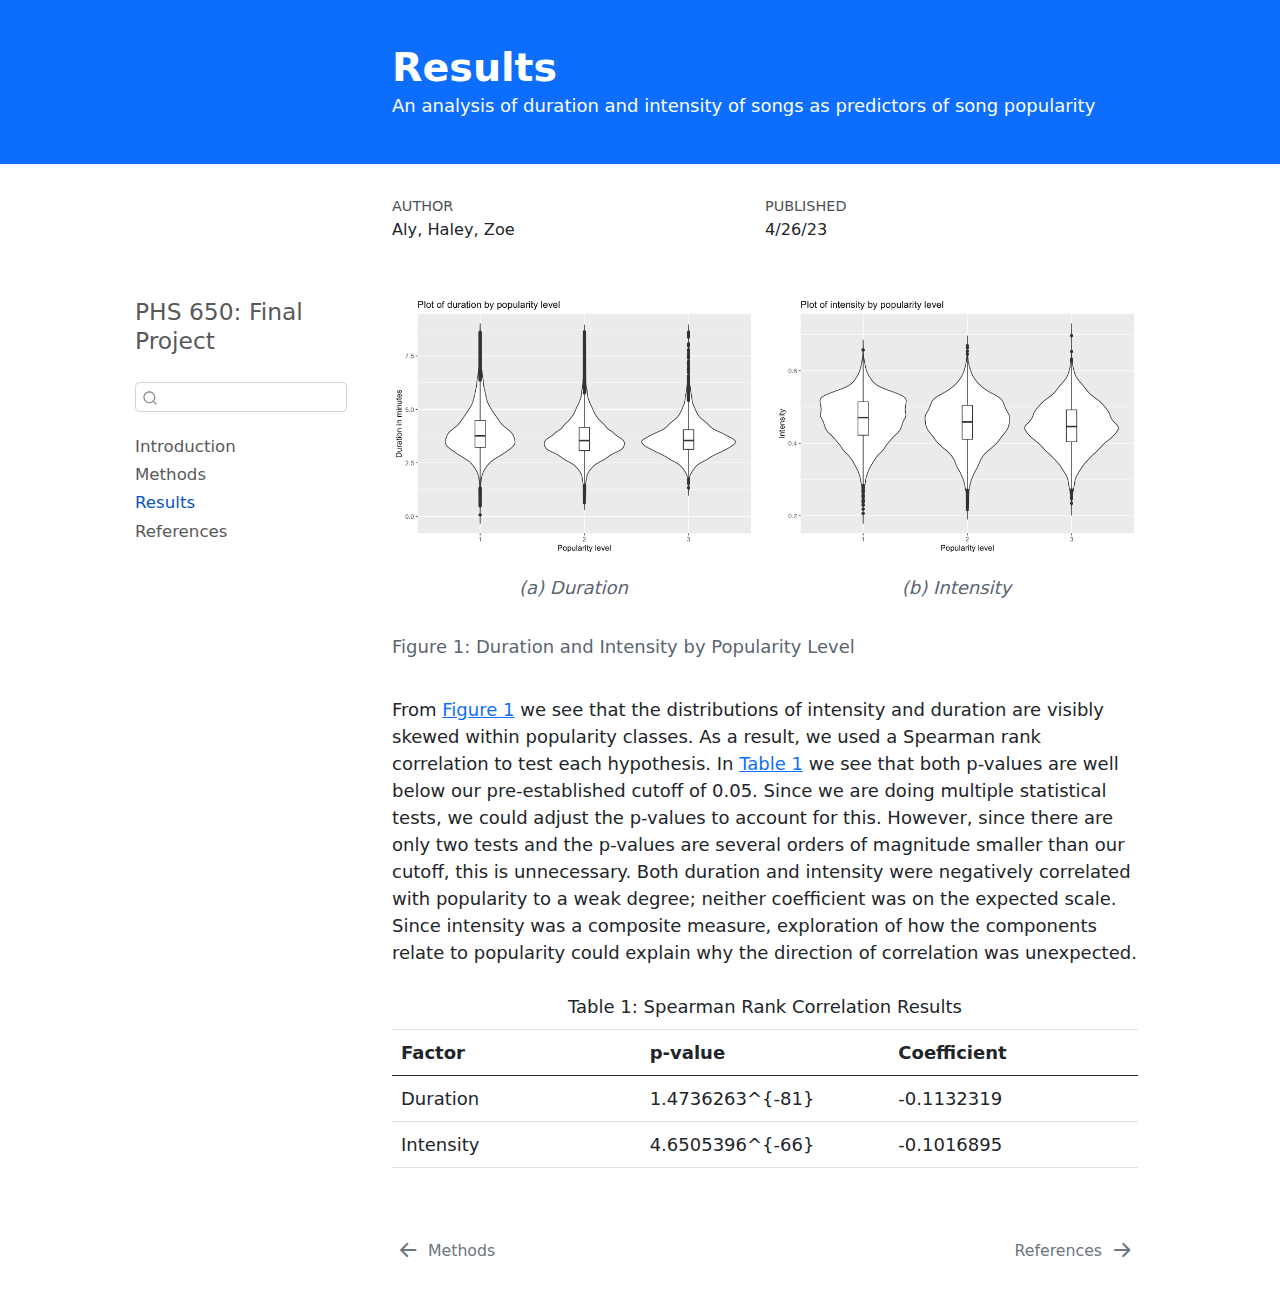
<file: _book/results.html>
<!DOCTYPE html>
<html xmlns="http://www.w3.org/1999/xhtml" lang="en" xml:lang="en"><head>

<meta charset="utf-8">
<meta name="generator" content="quarto-1.2.335">

<meta name="viewport" content="width=device-width, initial-scale=1.0, user-scalable=yes">

<meta name="author" content="Aly, Haley, Zoe">
<meta name="description" content="An analysis of duration and intensity of songs as predictors of song popularity">

<title>PHS 650: Final Project - Results</title>
<style>
code{white-space: pre-wrap;}
span.smallcaps{font-variant: small-caps;}
div.columns{display: flex; gap: min(4vw, 1.5em);}
div.column{flex: auto; overflow-x: auto;}
div.hanging-indent{margin-left: 1.5em; text-indent: -1.5em;}
ul.task-list{list-style: none;}
ul.task-list li input[type="checkbox"] {
  width: 0.8em;
  margin: 0 0.8em 0.2em -1.6em;
  vertical-align: middle;
}
</style>


<script src="site_libs/quarto-nav/quarto-nav.js"></script>
<script src="site_libs/quarto-nav/headroom.min.js"></script>
<script src="site_libs/clipboard/clipboard.min.js"></script>
<script src="site_libs/quarto-search/autocomplete.umd.js"></script>
<script src="site_libs/quarto-search/fuse.min.js"></script>
<script src="site_libs/quarto-search/quarto-search.js"></script>
<meta name="quarto:offset" content="./">
<link href="./references.html" rel="next">
<link href="./methods.html" rel="prev">
<script src="site_libs/quarto-html/quarto.js"></script>
<script src="site_libs/quarto-html/popper.min.js"></script>
<script src="site_libs/quarto-html/tippy.umd.min.js"></script>
<script src="site_libs/quarto-html/anchor.min.js"></script>
<link href="site_libs/quarto-html/tippy.css" rel="stylesheet">
<link href="site_libs/quarto-html/quarto-syntax-highlighting.css" rel="stylesheet" id="quarto-text-highlighting-styles">
<script src="site_libs/bootstrap/bootstrap.min.js"></script>
<link href="site_libs/bootstrap/bootstrap-icons.css" rel="stylesheet">
<link href="site_libs/bootstrap/bootstrap.min.css" rel="stylesheet" id="quarto-bootstrap" data-mode="light">
<script id="quarto-search-options" type="application/json">{
  "location": "sidebar",
  "copy-button": false,
  "collapse-after": 3,
  "panel-placement": "start",
  "type": "textbox",
  "limit": 20,
  "language": {
    "search-no-results-text": "No results",
    "search-matching-documents-text": "matching documents",
    "search-copy-link-title": "Copy link to search",
    "search-hide-matches-text": "Hide additional matches",
    "search-more-match-text": "more match in this document",
    "search-more-matches-text": "more matches in this document",
    "search-clear-button-title": "Clear",
    "search-detached-cancel-button-title": "Cancel",
    "search-submit-button-title": "Submit"
  }
}</script>


</head>

<body class="nav-sidebar floating fullcontent">

<div id="quarto-search-results"></div>
  <header id="quarto-header" class="headroom fixed-top">
  <nav class="quarto-secondary-nav" data-bs-toggle="collapse" data-bs-target="#quarto-sidebar" aria-controls="quarto-sidebar" aria-expanded="false" aria-label="Toggle sidebar navigation" onclick="if (window.quartoToggleHeadroom) { window.quartoToggleHeadroom(); }">
    <div class="container-fluid d-flex justify-content-between">
      <h1 class="quarto-secondary-nav-title">Results</h1>
      <button type="button" class="quarto-btn-toggle btn" aria-label="Show secondary navigation">
        <i class="bi bi-chevron-right"></i>
      </button>
    </div>
  </nav>
</header>
<!-- content -->
<header id="title-block-header" class="quarto-title-block default page-columns page-full">
  <div class="quarto-title-banner page-columns page-full">
    <div class="quarto-title column-body">
      <h1 class="title d-none d-lg-block">Results</h1>
                  <div>
        <div class="description">
          An analysis of duration and intensity of songs as predictors of song popularity
        </div>
      </div>
                </div>
  </div>
    
  
  <div class="quarto-title-meta">

      <div>
      <div class="quarto-title-meta-heading">Author</div>
      <div class="quarto-title-meta-contents">
               <p>Aly, Haley, Zoe </p>
            </div>
    </div>
      
      <div>
      <div class="quarto-title-meta-heading">Published</div>
      <div class="quarto-title-meta-contents">
        <p class="date">4/26/23</p>
      </div>
    </div>
    
      
    </div>
    
  
  </header><div id="quarto-content" class="quarto-container page-columns page-rows-contents page-layout-article">
<!-- sidebar -->
  <nav id="quarto-sidebar" class="sidebar collapse sidebar-navigation floating overflow-auto">
    <div class="pt-lg-2 mt-2 text-left sidebar-header">
    <div class="sidebar-title mb-0 py-0">
      <a href="./">PHS 650: Final Project</a> 
    </div>
      </div>
      <div class="mt-2 flex-shrink-0 align-items-center">
        <div class="sidebar-search">
        <div id="quarto-search" class="" title="Search"></div>
        </div>
      </div>
    <div class="sidebar-menu-container"> 
    <ul class="list-unstyled mt-1">
        <li class="sidebar-item">
  <div class="sidebar-item-container"> 
  <a href="./index.html" class="sidebar-item-text sidebar-link">Introduction</a>
  </div>
</li>
        <li class="sidebar-item">
  <div class="sidebar-item-container"> 
  <a href="./methods.html" class="sidebar-item-text sidebar-link">Methods</a>
  </div>
</li>
        <li class="sidebar-item">
  <div class="sidebar-item-container"> 
  <a href="./results.html" class="sidebar-item-text sidebar-link active">Results</a>
  </div>
</li>
        <li class="sidebar-item">
  <div class="sidebar-item-container"> 
  <a href="./references.html" class="sidebar-item-text sidebar-link">References</a>
  </div>
</li>
    </ul>
    </div>
</nav>
<!-- margin-sidebar -->
    
<!-- main -->
<main class="content quarto-banner-title-block" id="quarto-document-content">




<div class="cell">

</div>
<div id="fig-plots" class="cell quarto-layout-panel">
<figure class="figure">
<div class="quarto-layout-row quarto-layout-valign-top">
<div class="cell-output-display quarto-layout-cell quarto-layout-cell-subref" style="flex-basis: 50.0%;justify-content: center;">
<div id="fig-plots-1" class="quarto-figure quarto-figure-center anchored">
<figure class="figure">
<p><img src="results_files/figure-html/fig-plots-1.png" class="img-fluid figure-img" data-ref-parent="fig-plots" width="672"></p>
<p></p><figcaption class="figure-caption">(a) Duration</figcaption><p></p>
</figure>
</div>
</div>
<div class="cell-output-display quarto-layout-cell quarto-layout-cell-subref" style="flex-basis: 50.0%;justify-content: center;">
<div id="fig-plots-2" class="quarto-figure quarto-figure-center anchored">
<figure class="figure">
<p><img src="results_files/figure-html/fig-plots-2.png" class="img-fluid figure-img" data-ref-parent="fig-plots" width="672"></p>
<p></p><figcaption class="figure-caption">(b) Intensity</figcaption><p></p>
</figure>
</div>
</div>
</div>
<p></p><figcaption class="figure-caption">Figure&nbsp;1: Duration and Intensity by Popularity Level</figcaption><p></p>
</figure>
</div>
<div class="cell">

</div>
<p>From <a href="#fig-plots">Figure&nbsp;<span>1</span></a> we see that the distributions of intensity and duration are visibly skewed within popularity classes. As a result, we used a Spearman rank correlation to test each hypothesis. In <a href="#tbl-cor">Table&nbsp;<span>1</span></a> we see that both p-values are well below our pre-established cutoff of 0.05. Since we are doing multiple statistical tests, we could adjust the p-values to account for this. However, since there are only two tests and the p-values are several orders of magnitude smaller than our cutoff, this is unnecessary. Both duration and intensity were negatively correlated with popularity to a weak degree; neither coefficient was on the expected scale. Since intensity was a composite measure, exploration of how the components relate to popularity could explain why the direction of correlation was unexpected.</p>
<div id="tbl-cor" class="anchored">
<table class="table">
<caption>Table&nbsp;1: Spearman Rank Correlation Results</caption>
<colgroup>
<col style="width: 33%">
<col style="width: 33%">
<col style="width: 33%">
</colgroup>
<thead>
<tr class="header">
<th style="text-align: left;">Factor</th>
<th style="text-align: left;">p-value</th>
<th style="text-align: left;">Coefficient</th>
</tr>
</thead>
<tbody>
<tr class="odd">
<td style="text-align: left;">Duration</td>
<td style="text-align: left;">1.4736263^{-81}</td>
<td style="text-align: left;">-0.1132319</td>
</tr>
<tr class="even">
<td style="text-align: left;">Intensity</td>
<td style="text-align: left;">4.6505396^{-66}</td>
<td style="text-align: left;">-0.1016895</td>
</tr>
</tbody>
</table>
</div>



</main> <!-- /main -->
<script id="quarto-html-after-body" type="application/javascript">
window.document.addEventListener("DOMContentLoaded", function (event) {
  const toggleBodyColorMode = (bsSheetEl) => {
    const mode = bsSheetEl.getAttribute("data-mode");
    const bodyEl = window.document.querySelector("body");
    if (mode === "dark") {
      bodyEl.classList.add("quarto-dark");
      bodyEl.classList.remove("quarto-light");
    } else {
      bodyEl.classList.add("quarto-light");
      bodyEl.classList.remove("quarto-dark");
    }
  }
  const toggleBodyColorPrimary = () => {
    const bsSheetEl = window.document.querySelector("link#quarto-bootstrap");
    if (bsSheetEl) {
      toggleBodyColorMode(bsSheetEl);
    }
  }
  toggleBodyColorPrimary();  
  const icon = "";
  const anchorJS = new window.AnchorJS();
  anchorJS.options = {
    placement: 'right',
    icon: icon
  };
  anchorJS.add('.anchored');
  const clipboard = new window.ClipboardJS('.code-copy-button', {
    target: function(trigger) {
      return trigger.previousElementSibling;
    }
  });
  clipboard.on('success', function(e) {
    // button target
    const button = e.trigger;
    // don't keep focus
    button.blur();
    // flash "checked"
    button.classList.add('code-copy-button-checked');
    var currentTitle = button.getAttribute("title");
    button.setAttribute("title", "Copied!");
    let tooltip;
    if (window.bootstrap) {
      button.setAttribute("data-bs-toggle", "tooltip");
      button.setAttribute("data-bs-placement", "left");
      button.setAttribute("data-bs-title", "Copied!");
      tooltip = new bootstrap.Tooltip(button, 
        { trigger: "manual", 
          customClass: "code-copy-button-tooltip",
          offset: [0, -8]});
      tooltip.show();    
    }
    setTimeout(function() {
      if (tooltip) {
        tooltip.hide();
        button.removeAttribute("data-bs-title");
        button.removeAttribute("data-bs-toggle");
        button.removeAttribute("data-bs-placement");
      }
      button.setAttribute("title", currentTitle);
      button.classList.remove('code-copy-button-checked');
    }, 1000);
    // clear code selection
    e.clearSelection();
  });
  function tippyHover(el, contentFn) {
    const config = {
      allowHTML: true,
      content: contentFn,
      maxWidth: 500,
      delay: 100,
      arrow: false,
      appendTo: function(el) {
          return el.parentElement;
      },
      interactive: true,
      interactiveBorder: 10,
      theme: 'quarto',
      placement: 'bottom-start'
    };
    window.tippy(el, config); 
  }
  const noterefs = window.document.querySelectorAll('a[role="doc-noteref"]');
  for (var i=0; i<noterefs.length; i++) {
    const ref = noterefs[i];
    tippyHover(ref, function() {
      // use id or data attribute instead here
      let href = ref.getAttribute('data-footnote-href') || ref.getAttribute('href');
      try { href = new URL(href).hash; } catch {}
      const id = href.replace(/^#\/?/, "");
      const note = window.document.getElementById(id);
      return note.innerHTML;
    });
  }
  const findCites = (el) => {
    const parentEl = el.parentElement;
    if (parentEl) {
      const cites = parentEl.dataset.cites;
      if (cites) {
        return {
          el,
          cites: cites.split(' ')
        };
      } else {
        return findCites(el.parentElement)
      }
    } else {
      return undefined;
    }
  };
  var bibliorefs = window.document.querySelectorAll('a[role="doc-biblioref"]');
  for (var i=0; i<bibliorefs.length; i++) {
    const ref = bibliorefs[i];
    const citeInfo = findCites(ref);
    if (citeInfo) {
      tippyHover(citeInfo.el, function() {
        var popup = window.document.createElement('div');
        citeInfo.cites.forEach(function(cite) {
          var citeDiv = window.document.createElement('div');
          citeDiv.classList.add('hanging-indent');
          citeDiv.classList.add('csl-entry');
          var biblioDiv = window.document.getElementById('ref-' + cite);
          if (biblioDiv) {
            citeDiv.innerHTML = biblioDiv.innerHTML;
          }
          popup.appendChild(citeDiv);
        });
        return popup.innerHTML;
      });
    }
  }
});
</script>
<nav class="page-navigation">
  <div class="nav-page nav-page-previous">
      <a href="./methods.html" class="pagination-link">
        <i class="bi bi-arrow-left-short"></i> <span class="nav-page-text">Methods</span>
      </a>          
  </div>
  <div class="nav-page nav-page-next">
      <a href="./references.html" class="pagination-link">
        <span class="nav-page-text">References</span> <i class="bi bi-arrow-right-short"></i>
      </a>
  </div>
</nav>
</div> <!-- /content -->



</body></html>
</file>
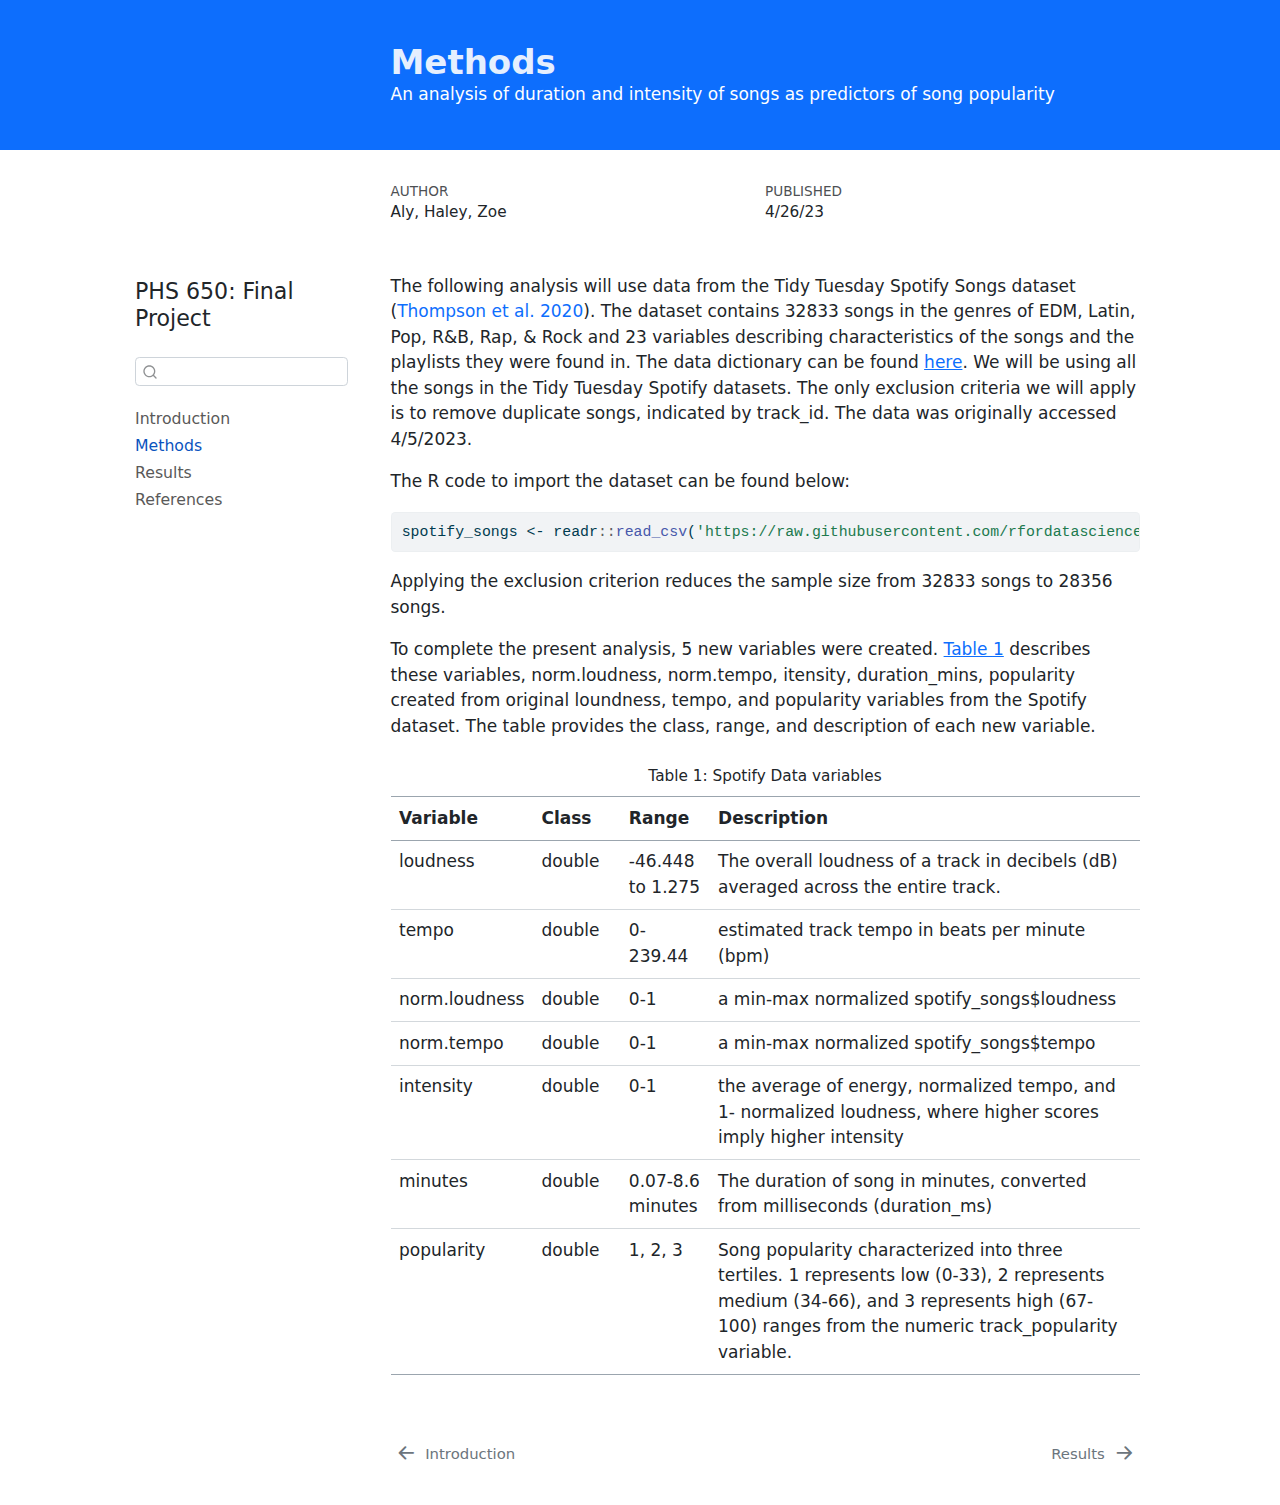
<file: docs/methods.html>
<!DOCTYPE html>
<html xmlns="http://www.w3.org/1999/xhtml" lang="en" xml:lang="en"><head>

<meta charset="utf-8">
<meta name="generator" content="quarto-1.3.313">

<meta name="viewport" content="width=device-width, initial-scale=1.0, user-scalable=yes">

<meta name="author" content="Aly, Haley, Zoe">
<meta name="description" content="An analysis of duration and intensity of songs as predictors of song popularity">

<title>PHS 650: Final Project - Methods</title>
<style>
code{white-space: pre-wrap;}
span.smallcaps{font-variant: small-caps;}
div.columns{display: flex; gap: min(4vw, 1.5em);}
div.column{flex: auto; overflow-x: auto;}
div.hanging-indent{margin-left: 1.5em; text-indent: -1.5em;}
ul.task-list{list-style: none;}
ul.task-list li input[type="checkbox"] {
  width: 0.8em;
  margin: 0 0.8em 0.2em -1em; /* quarto-specific, see https://github.com/quarto-dev/quarto-cli/issues/4556 */ 
  vertical-align: middle;
}
/* CSS for syntax highlighting */
pre > code.sourceCode { white-space: pre; position: relative; }
pre > code.sourceCode > span { display: inline-block; line-height: 1.25; }
pre > code.sourceCode > span:empty { height: 1.2em; }
.sourceCode { overflow: visible; }
code.sourceCode > span { color: inherit; text-decoration: inherit; }
div.sourceCode { margin: 1em 0; }
pre.sourceCode { margin: 0; }
@media screen {
div.sourceCode { overflow: auto; }
}
@media print {
pre > code.sourceCode { white-space: pre-wrap; }
pre > code.sourceCode > span { text-indent: -5em; padding-left: 5em; }
}
pre.numberSource code
  { counter-reset: source-line 0; }
pre.numberSource code > span
  { position: relative; left: -4em; counter-increment: source-line; }
pre.numberSource code > span > a:first-child::before
  { content: counter(source-line);
    position: relative; left: -1em; text-align: right; vertical-align: baseline;
    border: none; display: inline-block;
    -webkit-touch-callout: none; -webkit-user-select: none;
    -khtml-user-select: none; -moz-user-select: none;
    -ms-user-select: none; user-select: none;
    padding: 0 4px; width: 4em;
  }
pre.numberSource { margin-left: 3em;  padding-left: 4px; }
div.sourceCode
  {   }
@media screen {
pre > code.sourceCode > span > a:first-child::before { text-decoration: underline; }
}
/* CSS for citations */
div.csl-bib-body { }
div.csl-entry {
  clear: both;
}
.hanging-indent div.csl-entry {
  margin-left:2em;
  text-indent:-2em;
}
div.csl-left-margin {
  min-width:2em;
  float:left;
}
div.csl-right-inline {
  margin-left:2em;
  padding-left:1em;
}
div.csl-indent {
  margin-left: 2em;
}</style>


<script src="site_libs/quarto-nav/quarto-nav.js"></script>
<script src="site_libs/quarto-nav/headroom.min.js"></script>
<script src="site_libs/clipboard/clipboard.min.js"></script>
<script src="site_libs/quarto-search/autocomplete.umd.js"></script>
<script src="site_libs/quarto-search/fuse.min.js"></script>
<script src="site_libs/quarto-search/quarto-search.js"></script>
<meta name="quarto:offset" content="./">
<link href="./results.html" rel="next">
<link href="./index.html" rel="prev">
<script src="site_libs/quarto-html/quarto.js"></script>
<script src="site_libs/quarto-html/popper.min.js"></script>
<script src="site_libs/quarto-html/tippy.umd.min.js"></script>
<script src="site_libs/quarto-html/anchor.min.js"></script>
<link href="site_libs/quarto-html/tippy.css" rel="stylesheet">
<link href="site_libs/quarto-html/quarto-syntax-highlighting.css" rel="stylesheet" id="quarto-text-highlighting-styles">
<script src="site_libs/bootstrap/bootstrap.min.js"></script>
<link href="site_libs/bootstrap/bootstrap-icons.css" rel="stylesheet">
<link href="site_libs/bootstrap/bootstrap.min.css" rel="stylesheet" id="quarto-bootstrap" data-mode="light">
<script id="quarto-search-options" type="application/json">{
  "location": "sidebar",
  "copy-button": false,
  "collapse-after": 3,
  "panel-placement": "start",
  "type": "textbox",
  "limit": 20,
  "language": {
    "search-no-results-text": "No results",
    "search-matching-documents-text": "matching documents",
    "search-copy-link-title": "Copy link to search",
    "search-hide-matches-text": "Hide additional matches",
    "search-more-match-text": "more match in this document",
    "search-more-matches-text": "more matches in this document",
    "search-clear-button-title": "Clear",
    "search-detached-cancel-button-title": "Cancel",
    "search-submit-button-title": "Submit"
  }
}</script>


</head>

<body class="nav-sidebar floating fullcontent">

<div id="quarto-search-results"></div>
  <header id="quarto-header" class="headroom fixed-top">
  <nav class="quarto-secondary-nav">
    <div class="container-fluid d-flex">
      <button type="button" class="quarto-btn-toggle btn" data-bs-toggle="collapse" data-bs-target="#quarto-sidebar,#quarto-sidebar-glass" aria-controls="quarto-sidebar" aria-expanded="false" aria-label="Toggle sidebar navigation" onclick="if (window.quartoToggleHeadroom) { window.quartoToggleHeadroom(); }">
        <i class="bi bi-layout-text-sidebar-reverse"></i>
      </button>
      <nav class="quarto-page-breadcrumbs" aria-label="breadcrumb"><ol class="breadcrumb"><li class="breadcrumb-item"><a href="./methods.html">Methods</a></li></ol></nav>
      <a class="flex-grow-1" role="button" data-bs-toggle="collapse" data-bs-target="#quarto-sidebar,#quarto-sidebar-glass" aria-controls="quarto-sidebar" aria-expanded="false" aria-label="Toggle sidebar navigation" onclick="if (window.quartoToggleHeadroom) { window.quartoToggleHeadroom(); }">      
      </a>
      <button type="button" class="btn quarto-search-button" aria-label="Search" onclick="window.quartoOpenSearch();">
        <i class="bi bi-search"></i>
      </button>
    </div>
  </nav>
</header>
<!-- content -->
<header id="title-block-header" class="quarto-title-block default page-columns page-full">
  <div class="quarto-title-banner page-columns page-full">
    <div class="quarto-title column-body">
      <h1 class="title">Methods</h1>
                  <div>
        <div class="description">
          An analysis of duration and intensity of songs as predictors of song popularity
        </div>
      </div>
                </div>
  </div>
    
  
  <div class="quarto-title-meta">

      <div>
      <div class="quarto-title-meta-heading">Author</div>
      <div class="quarto-title-meta-contents">
               <p>Aly, Haley, Zoe </p>
            </div>
    </div>
      
      <div>
      <div class="quarto-title-meta-heading">Published</div>
      <div class="quarto-title-meta-contents">
        <p class="date">4/26/23</p>
      </div>
    </div>
    
      
    </div>
    
  
  </header><div id="quarto-content" class="quarto-container page-columns page-rows-contents page-layout-article">
<!-- sidebar -->
  <nav id="quarto-sidebar" class="sidebar collapse collapse-horizontal sidebar-navigation floating overflow-auto">
    <div class="pt-lg-2 mt-2 text-left sidebar-header">
    <div class="sidebar-title mb-0 py-0">
      <a href="./">PHS 650: Final Project</a> 
    </div>
      </div>
        <div class="mt-2 flex-shrink-0 align-items-center">
        <div class="sidebar-search">
        <div id="quarto-search" class="" title="Search"></div>
        </div>
        </div>
    <div class="sidebar-menu-container"> 
    <ul class="list-unstyled mt-1">
        <li class="sidebar-item">
  <div class="sidebar-item-container"> 
  <a href="./index.html" class="sidebar-item-text sidebar-link">
 <span class="menu-text">Introduction</span></a>
  </div>
</li>
        <li class="sidebar-item">
  <div class="sidebar-item-container"> 
  <a href="./methods.html" class="sidebar-item-text sidebar-link active">
 <span class="menu-text">Methods</span></a>
  </div>
</li>
        <li class="sidebar-item">
  <div class="sidebar-item-container"> 
  <a href="./results.html" class="sidebar-item-text sidebar-link">
 <span class="menu-text">Results</span></a>
  </div>
</li>
        <li class="sidebar-item">
  <div class="sidebar-item-container"> 
  <a href="./references.html" class="sidebar-item-text sidebar-link">
 <span class="menu-text">References</span></a>
  </div>
</li>
    </ul>
    </div>
</nav>
<div id="quarto-sidebar-glass" data-bs-toggle="collapse" data-bs-target="#quarto-sidebar,#quarto-sidebar-glass"></div>
<!-- margin-sidebar -->
    
<!-- main -->
<main class="content quarto-banner-title-block" id="quarto-document-content">




<p>The following analysis will use data from the Tidy Tuesday Spotify Songs dataset <span class="citation" data-cites="thompsonSpotifySongs2020">(<a href="references.html#ref-thompsonSpotifySongs2020" role="doc-biblioref">Thompson et al. 2020</a>)</span>. The dataset contains 32833 songs in the genres of EDM, Latin, Pop, R&amp;B, Rap, &amp; Rock and 23 variables describing characteristics of the songs and the playlists they were found in. The data dictionary can be found <a href="https://github.com/rfordatascience/tidytuesday/blob/master/data/2020/2020-01-21/readme.md#data-dictionary">here</a>. We will be using all the songs in the Tidy Tuesday Spotify datasets. The only exclusion criteria we will apply is to remove duplicate songs, indicated by track_id. The data was originally accessed 4/5/2023.</p>
<p>The R code to import the dataset can be found below:</p>
<div class="cell">
<div class="sourceCode cell-code" id="cb1"><pre class="sourceCode r code-with-copy"><code class="sourceCode r"><span id="cb1-1"><a href="#cb1-1" aria-hidden="true" tabindex="-1"></a>spotify_songs <span class="ot">&lt;-</span> readr<span class="sc">::</span><span class="fu">read_csv</span>(<span class="st">'https://raw.githubusercontent.com/rfordatascience/tidytuesday/master/data/2020/2020-01-21/spotify_songs.csv'</span>, <span class="at">show_col_types =</span> <span class="cn">FALSE</span>)</span></code><button title="Copy to Clipboard" class="code-copy-button"><i class="bi"></i></button></pre></div>
</div>
<p>Applying the exclusion criterion reduces the sample size from 32833 songs to 28356 songs.</p>
<p>To complete the present analysis, 5 new variables were created. <a href="#tbl-newvars">Table&nbsp;<span>1</span></a> describes these variables, norm.loudness, norm.tempo, itensity, duration_mins, popularity created from original loundness, tempo, and popularity variables from the Spotify dataset. The table provides the class, range, and description of each new variable.</p>
<div id="tbl-newvars" class="anchored">
<table class="table">
<caption>Table&nbsp;1: Spotify Data variables</caption>
<colgroup>
<col style="width: 12%">
<col style="width: 12%">
<col style="width: 12%">
<col style="width: 63%">
</colgroup>
<thead>
<tr class="header">
<th style="text-align: left;">Variable</th>
<th style="text-align: left;">Class</th>
<th style="text-align: left;">Range</th>
<th style="text-align: left;">Description</th>
</tr>
</thead>
<tbody>
<tr class="odd">
<td style="text-align: left;">loudness</td>
<td style="text-align: left;">double</td>
<td style="text-align: left;">-46.448 to 1.275</td>
<td style="text-align: left;">The overall loudness of a track in decibels (dB) averaged across the entire track.</td>
</tr>
<tr class="even">
<td style="text-align: left;">tempo</td>
<td style="text-align: left;">double</td>
<td style="text-align: left;">0-239.44</td>
<td style="text-align: left;">estimated track tempo in beats per minute (bpm)</td>
</tr>
<tr class="odd">
<td style="text-align: left;">norm.loudness</td>
<td style="text-align: left;">double</td>
<td style="text-align: left;">0-1</td>
<td style="text-align: left;">a min-max normalized spotify_songs$loudness</td>
</tr>
<tr class="even">
<td style="text-align: left;">norm.tempo</td>
<td style="text-align: left;">double</td>
<td style="text-align: left;">0-1</td>
<td style="text-align: left;">a min-max normalized spotify_songs$tempo</td>
</tr>
<tr class="odd">
<td style="text-align: left;">intensity</td>
<td style="text-align: left;">double</td>
<td style="text-align: left;">0-1</td>
<td style="text-align: left;">the average of energy, normalized tempo, and 1- normalized loudness, where higher scores imply higher intensity</td>
</tr>
<tr class="even">
<td style="text-align: left;">minutes</td>
<td style="text-align: left;">double</td>
<td style="text-align: left;">0.07-8.6 minutes</td>
<td style="text-align: left;">The duration of song in minutes, converted from milliseconds (duration_ms)</td>
</tr>
<tr class="odd">
<td style="text-align: left;">popularity</td>
<td style="text-align: left;">double</td>
<td style="text-align: left;">1, 2, 3</td>
<td style="text-align: left;">Song popularity characterized into three tertiles. 1 represents low (0-33), 2 represents medium (34-66), and 3 represents high (67-100) ranges from the numeric track_popularity variable.</td>
</tr>
</tbody>
</table>
</div>


<div id="refs" class="references csl-bib-body hanging-indent" role="list" style="display: none">
<div id="ref-thompsonSpotifySongs2020" class="csl-entry" role="listitem">
Thompson, Charlie, Josiah Parry, Donal Phipps, and Tom Wolff. 2020. <span>“Spotify <span>Songs</span>.”</span> <span>R for Data Science Online Learning Community</span>.
</div>
</div>

</main> <!-- /main -->
<script id="quarto-html-after-body" type="application/javascript">
window.document.addEventListener("DOMContentLoaded", function (event) {
  const toggleBodyColorMode = (bsSheetEl) => {
    const mode = bsSheetEl.getAttribute("data-mode");
    const bodyEl = window.document.querySelector("body");
    if (mode === "dark") {
      bodyEl.classList.add("quarto-dark");
      bodyEl.classList.remove("quarto-light");
    } else {
      bodyEl.classList.add("quarto-light");
      bodyEl.classList.remove("quarto-dark");
    }
  }
  const toggleBodyColorPrimary = () => {
    const bsSheetEl = window.document.querySelector("link#quarto-bootstrap");
    if (bsSheetEl) {
      toggleBodyColorMode(bsSheetEl);
    }
  }
  toggleBodyColorPrimary();  
  const icon = "";
  const anchorJS = new window.AnchorJS();
  anchorJS.options = {
    placement: 'right',
    icon: icon
  };
  anchorJS.add('.anchored');
  const isCodeAnnotation = (el) => {
    for (const clz of el.classList) {
      if (clz.startsWith('code-annotation-')) {                     
        return true;
      }
    }
    return false;
  }
  const clipboard = new window.ClipboardJS('.code-copy-button', {
    text: function(trigger) {
      const codeEl = trigger.previousElementSibling.cloneNode(true);
      for (const childEl of codeEl.children) {
        if (isCodeAnnotation(childEl)) {
          childEl.remove();
        }
      }
      return codeEl.innerText;
    }
  });
  clipboard.on('success', function(e) {
    // button target
    const button = e.trigger;
    // don't keep focus
    button.blur();
    // flash "checked"
    button.classList.add('code-copy-button-checked');
    var currentTitle = button.getAttribute("title");
    button.setAttribute("title", "Copied!");
    let tooltip;
    if (window.bootstrap) {
      button.setAttribute("data-bs-toggle", "tooltip");
      button.setAttribute("data-bs-placement", "left");
      button.setAttribute("data-bs-title", "Copied!");
      tooltip = new bootstrap.Tooltip(button, 
        { trigger: "manual", 
          customClass: "code-copy-button-tooltip",
          offset: [0, -8]});
      tooltip.show();    
    }
    setTimeout(function() {
      if (tooltip) {
        tooltip.hide();
        button.removeAttribute("data-bs-title");
        button.removeAttribute("data-bs-toggle");
        button.removeAttribute("data-bs-placement");
      }
      button.setAttribute("title", currentTitle);
      button.classList.remove('code-copy-button-checked');
    }, 1000);
    // clear code selection
    e.clearSelection();
  });
  function tippyHover(el, contentFn) {
    const config = {
      allowHTML: true,
      content: contentFn,
      maxWidth: 500,
      delay: 100,
      arrow: false,
      appendTo: function(el) {
          return el.parentElement;
      },
      interactive: true,
      interactiveBorder: 10,
      theme: 'quarto',
      placement: 'bottom-start'
    };
    window.tippy(el, config); 
  }
  const noterefs = window.document.querySelectorAll('a[role="doc-noteref"]');
  for (var i=0; i<noterefs.length; i++) {
    const ref = noterefs[i];
    tippyHover(ref, function() {
      // use id or data attribute instead here
      let href = ref.getAttribute('data-footnote-href') || ref.getAttribute('href');
      try { href = new URL(href).hash; } catch {}
      const id = href.replace(/^#\/?/, "");
      const note = window.document.getElementById(id);
      return note.innerHTML;
    });
  }
      let selectedAnnoteEl;
      const selectorForAnnotation = ( cell, annotation) => {
        let cellAttr = 'data-code-cell="' + cell + '"';
        let lineAttr = 'data-code-annotation="' +  annotation + '"';
        const selector = 'span[' + cellAttr + '][' + lineAttr + ']';
        return selector;
      }
      const selectCodeLines = (annoteEl) => {
        const doc = window.document;
        const targetCell = annoteEl.getAttribute("data-target-cell");
        const targetAnnotation = annoteEl.getAttribute("data-target-annotation");
        const annoteSpan = window.document.querySelector(selectorForAnnotation(targetCell, targetAnnotation));
        const lines = annoteSpan.getAttribute("data-code-lines").split(",");
        const lineIds = lines.map((line) => {
          return targetCell + "-" + line;
        })
        let top = null;
        let height = null;
        let parent = null;
        if (lineIds.length > 0) {
            //compute the position of the single el (top and bottom and make a div)
            const el = window.document.getElementById(lineIds[0]);
            top = el.offsetTop;
            height = el.offsetHeight;
            parent = el.parentElement.parentElement;
          if (lineIds.length > 1) {
            const lastEl = window.document.getElementById(lineIds[lineIds.length - 1]);
            const bottom = lastEl.offsetTop + lastEl.offsetHeight;
            height = bottom - top;
          }
          if (top !== null && height !== null && parent !== null) {
            // cook up a div (if necessary) and position it 
            let div = window.document.getElementById("code-annotation-line-highlight");
            if (div === null) {
              div = window.document.createElement("div");
              div.setAttribute("id", "code-annotation-line-highlight");
              div.style.position = 'absolute';
              parent.appendChild(div);
            }
            div.style.top = top - 2 + "px";
            div.style.height = height + 4 + "px";
            let gutterDiv = window.document.getElementById("code-annotation-line-highlight-gutter");
            if (gutterDiv === null) {
              gutterDiv = window.document.createElement("div");
              gutterDiv.setAttribute("id", "code-annotation-line-highlight-gutter");
              gutterDiv.style.position = 'absolute';
              const codeCell = window.document.getElementById(targetCell);
              const gutter = codeCell.querySelector('.code-annotation-gutter');
              gutter.appendChild(gutterDiv);
            }
            gutterDiv.style.top = top - 2 + "px";
            gutterDiv.style.height = height + 4 + "px";
          }
          selectedAnnoteEl = annoteEl;
        }
      };
      const unselectCodeLines = () => {
        const elementsIds = ["code-annotation-line-highlight", "code-annotation-line-highlight-gutter"];
        elementsIds.forEach((elId) => {
          const div = window.document.getElementById(elId);
          if (div) {
            div.remove();
          }
        });
        selectedAnnoteEl = undefined;
      };
      // Attach click handler to the DT
      const annoteDls = window.document.querySelectorAll('dt[data-target-cell]');
      for (const annoteDlNode of annoteDls) {
        annoteDlNode.addEventListener('click', (event) => {
          const clickedEl = event.target;
          if (clickedEl !== selectedAnnoteEl) {
            unselectCodeLines();
            const activeEl = window.document.querySelector('dt[data-target-cell].code-annotation-active');
            if (activeEl) {
              activeEl.classList.remove('code-annotation-active');
            }
            selectCodeLines(clickedEl);
            clickedEl.classList.add('code-annotation-active');
          } else {
            // Unselect the line
            unselectCodeLines();
            clickedEl.classList.remove('code-annotation-active');
          }
        });
      }
  const findCites = (el) => {
    const parentEl = el.parentElement;
    if (parentEl) {
      const cites = parentEl.dataset.cites;
      if (cites) {
        return {
          el,
          cites: cites.split(' ')
        };
      } else {
        return findCites(el.parentElement)
      }
    } else {
      return undefined;
    }
  };
  var bibliorefs = window.document.querySelectorAll('a[role="doc-biblioref"]');
  for (var i=0; i<bibliorefs.length; i++) {
    const ref = bibliorefs[i];
    const citeInfo = findCites(ref);
    if (citeInfo) {
      tippyHover(citeInfo.el, function() {
        var popup = window.document.createElement('div');
        citeInfo.cites.forEach(function(cite) {
          var citeDiv = window.document.createElement('div');
          citeDiv.classList.add('hanging-indent');
          citeDiv.classList.add('csl-entry');
          var biblioDiv = window.document.getElementById('ref-' + cite);
          if (biblioDiv) {
            citeDiv.innerHTML = biblioDiv.innerHTML;
          }
          popup.appendChild(citeDiv);
        });
        return popup.innerHTML;
      });
    }
  }
});
</script>
<nav class="page-navigation">
  <div class="nav-page nav-page-previous">
      <a href="./index.html" class="pagination-link">
        <i class="bi bi-arrow-left-short"></i> <span class="nav-page-text">Introduction</span>
      </a>          
  </div>
  <div class="nav-page nav-page-next">
      <a href="./results.html" class="pagination-link">
        <span class="nav-page-text">Results</span> <i class="bi bi-arrow-right-short"></i>
      </a>
  </div>
</nav>
</div> <!-- /content -->



</body></html>
</file>
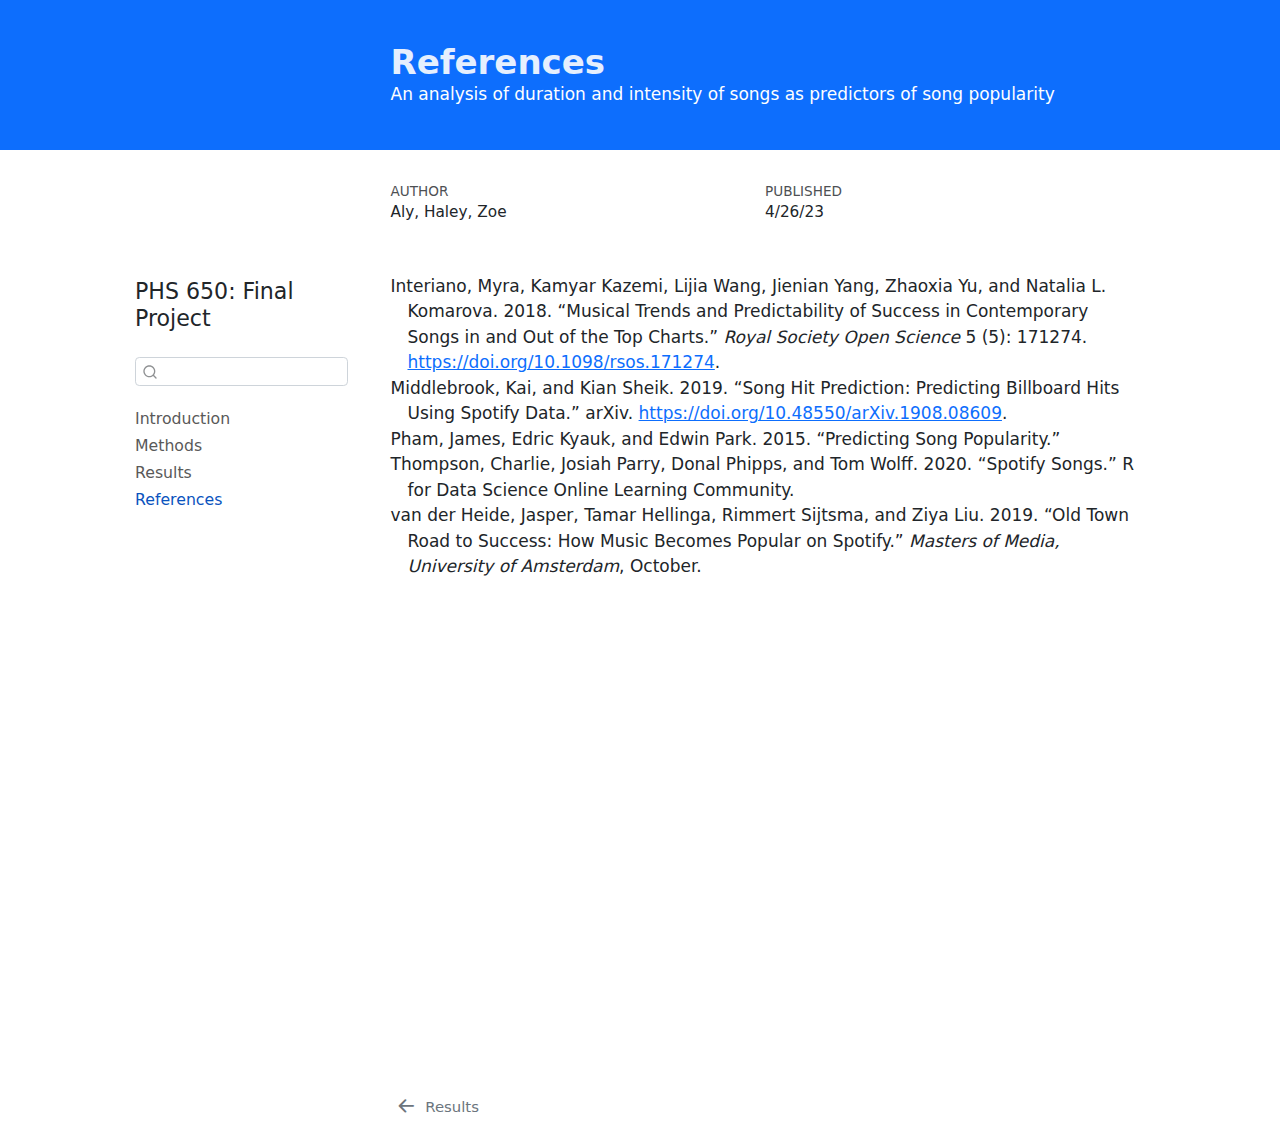
<file: docs/references.html>
<!DOCTYPE html>
<html xmlns="http://www.w3.org/1999/xhtml" lang="en" xml:lang="en"><head>

<meta charset="utf-8">
<meta name="generator" content="quarto-1.2.335">

<meta name="viewport" content="width=device-width, initial-scale=1.0, user-scalable=yes">

<meta name="author" content="Aly, Haley, Zoe">
<meta name="description" content="An analysis of duration and intensity of songs as predictors of song popularity">

<title>PHS 650: Final Project - References</title>
<style>
code{white-space: pre-wrap;}
span.smallcaps{font-variant: small-caps;}
div.columns{display: flex; gap: min(4vw, 1.5em);}
div.column{flex: auto; overflow-x: auto;}
div.hanging-indent{margin-left: 1.5em; text-indent: -1.5em;}
ul.task-list{list-style: none;}
ul.task-list li input[type="checkbox"] {
  width: 0.8em;
  margin: 0 0.8em 0.2em -1.6em;
  vertical-align: middle;
}
div.csl-bib-body { }
div.csl-entry {
  clear: both;
}
.hanging div.csl-entry {
  margin-left:2em;
  text-indent:-2em;
}
div.csl-left-margin {
  min-width:2em;
  float:left;
}
div.csl-right-inline {
  margin-left:2em;
  padding-left:1em;
}
div.csl-indent {
  margin-left: 2em;
}
</style>


<script src="site_libs/quarto-nav/quarto-nav.js"></script>
<script src="site_libs/quarto-nav/headroom.min.js"></script>
<script src="site_libs/clipboard/clipboard.min.js"></script>
<script src="site_libs/quarto-search/autocomplete.umd.js"></script>
<script src="site_libs/quarto-search/fuse.min.js"></script>
<script src="site_libs/quarto-search/quarto-search.js"></script>
<meta name="quarto:offset" content="./">
<link href="./results.html" rel="prev">
<script src="site_libs/quarto-html/quarto.js"></script>
<script src="site_libs/quarto-html/popper.min.js"></script>
<script src="site_libs/quarto-html/tippy.umd.min.js"></script>
<script src="site_libs/quarto-html/anchor.min.js"></script>
<link href="site_libs/quarto-html/tippy.css" rel="stylesheet">
<link href="site_libs/quarto-html/quarto-syntax-highlighting.css" rel="stylesheet" id="quarto-text-highlighting-styles">
<script src="site_libs/bootstrap/bootstrap.min.js"></script>
<link href="site_libs/bootstrap/bootstrap-icons.css" rel="stylesheet">
<link href="site_libs/bootstrap/bootstrap.min.css" rel="stylesheet" id="quarto-bootstrap" data-mode="light">
<script id="quarto-search-options" type="application/json">{
  "location": "sidebar",
  "copy-button": false,
  "collapse-after": 3,
  "panel-placement": "start",
  "type": "textbox",
  "limit": 20,
  "language": {
    "search-no-results-text": "No results",
    "search-matching-documents-text": "matching documents",
    "search-copy-link-title": "Copy link to search",
    "search-hide-matches-text": "Hide additional matches",
    "search-more-match-text": "more match in this document",
    "search-more-matches-text": "more matches in this document",
    "search-clear-button-title": "Clear",
    "search-detached-cancel-button-title": "Cancel",
    "search-submit-button-title": "Submit"
  }
}</script>


</head>

<body class="nav-sidebar floating fullcontent">

<div id="quarto-search-results"></div>
  <header id="quarto-header" class="headroom fixed-top">
  <nav class="quarto-secondary-nav" data-bs-toggle="collapse" data-bs-target="#quarto-sidebar" aria-controls="quarto-sidebar" aria-expanded="false" aria-label="Toggle sidebar navigation" onclick="if (window.quartoToggleHeadroom) { window.quartoToggleHeadroom(); }">
    <div class="container-fluid d-flex justify-content-between">
      <h1 class="quarto-secondary-nav-title">References</h1>
      <button type="button" class="quarto-btn-toggle btn" aria-label="Show secondary navigation">
        <i class="bi bi-chevron-right"></i>
      </button>
    </div>
  </nav>
</header>
<!-- content -->
<header id="title-block-header" class="quarto-title-block default page-columns page-full">
  <div class="quarto-title-banner page-columns page-full">
    <div class="quarto-title column-body">
      <h1 class="title d-none d-lg-block">References</h1>
                  <div>
        <div class="description">
          An analysis of duration and intensity of songs as predictors of song popularity
        </div>
      </div>
                </div>
  </div>
    
  
  <div class="quarto-title-meta">

      <div>
      <div class="quarto-title-meta-heading">Author</div>
      <div class="quarto-title-meta-contents">
               <p>Aly, Haley, Zoe </p>
            </div>
    </div>
      
      <div>
      <div class="quarto-title-meta-heading">Published</div>
      <div class="quarto-title-meta-contents">
        <p class="date">4/26/23</p>
      </div>
    </div>
    
      
    </div>
    
  
  </header><div id="quarto-content" class="quarto-container page-columns page-rows-contents page-layout-article">
<!-- sidebar -->
  <nav id="quarto-sidebar" class="sidebar collapse sidebar-navigation floating overflow-auto">
    <div class="pt-lg-2 mt-2 text-left sidebar-header">
    <div class="sidebar-title mb-0 py-0">
      <a href="./">PHS 650: Final Project</a> 
    </div>
      </div>
      <div class="mt-2 flex-shrink-0 align-items-center">
        <div class="sidebar-search">
        <div id="quarto-search" class="" title="Search"></div>
        </div>
      </div>
    <div class="sidebar-menu-container"> 
    <ul class="list-unstyled mt-1">
        <li class="sidebar-item">
  <div class="sidebar-item-container"> 
  <a href="./index.html" class="sidebar-item-text sidebar-link">Introduction</a>
  </div>
</li>
        <li class="sidebar-item">
  <div class="sidebar-item-container"> 
  <a href="./methods.html" class="sidebar-item-text sidebar-link">Methods</a>
  </div>
</li>
        <li class="sidebar-item">
  <div class="sidebar-item-container"> 
  <a href="./results.html" class="sidebar-item-text sidebar-link">Results</a>
  </div>
</li>
        <li class="sidebar-item">
  <div class="sidebar-item-container"> 
  <a href="./references.html" class="sidebar-item-text sidebar-link active">References</a>
  </div>
</li>
    </ul>
    </div>
</nav>
<!-- margin-sidebar -->
    
<!-- main -->
<main class="content quarto-banner-title-block" id="quarto-document-content">




<div id="refs" class="references csl-bib-body hanging-indent" role="doc-bibliography">
<div id="ref-interianoMusicalTrendsPredictability2018" class="csl-entry" role="doc-biblioentry">
Interiano, Myra, Kamyar Kazemi, Lijia Wang, Jienian Yang, Zhaoxia Yu,
and Natalia L. Komarova. 2018. <span>“Musical Trends and Predictability
of Success in Contemporary Songs in and Out of the Top Charts.”</span>
<em>Royal Society Open Science</em> 5 (5): 171274. <a href="https://doi.org/10.1098/rsos.171274">https://doi.org/10.1098/rsos.171274</a>.
</div>
<div id="ref-middlebrookSongHitPrediction2019" class="csl-entry" role="doc-biblioentry">
Middlebrook, Kai, and Kian Sheik. 2019. <span>“Song <span>Hit
Prediction</span>: <span>Predicting Billboard Hits Using Spotify
Data</span>.”</span> <span>arXiv</span>. <a href="https://doi.org/10.48550/arXiv.1908.08609">https://doi.org/10.48550/arXiv.1908.08609</a>.
</div>
<div id="ref-phamPredictingSongPopularity2015" class="csl-entry" role="doc-biblioentry">
Pham, James, Edric Kyauk, and Edwin Park. 2015. <span>“Predicting
<span>Song Popularity</span>.”</span>
</div>
<div id="ref-thompsonSpotifySongs2020" class="csl-entry" role="doc-biblioentry">
Thompson, Charlie, Josiah Parry, Donal Phipps, and Tom Wolff. 2020.
<span>“Spotify <span>Songs</span>.”</span> <span>R for Data Science
Online Learning Community</span>.
</div>
<div id="ref-vanderheideOldTownRoad2019" class="csl-entry" role="doc-biblioentry">
van der Heide, Jasper, Tamar Hellinga, Rimmert Sijtsma, and Ziya Liu.
2019. <span>“Old <span>Town Road</span> to <span>Success</span>:
<span>How Music Becomes Popular</span> on <span>Spotify</span>.”</span>
<em>Masters of Media, University of Amsterdam</em>, October.
</div>
</div>



</main> <!-- /main -->
<script id="quarto-html-after-body" type="application/javascript">
window.document.addEventListener("DOMContentLoaded", function (event) {
  const toggleBodyColorMode = (bsSheetEl) => {
    const mode = bsSheetEl.getAttribute("data-mode");
    const bodyEl = window.document.querySelector("body");
    if (mode === "dark") {
      bodyEl.classList.add("quarto-dark");
      bodyEl.classList.remove("quarto-light");
    } else {
      bodyEl.classList.add("quarto-light");
      bodyEl.classList.remove("quarto-dark");
    }
  }
  const toggleBodyColorPrimary = () => {
    const bsSheetEl = window.document.querySelector("link#quarto-bootstrap");
    if (bsSheetEl) {
      toggleBodyColorMode(bsSheetEl);
    }
  }
  toggleBodyColorPrimary();  
  const icon = "";
  const anchorJS = new window.AnchorJS();
  anchorJS.options = {
    placement: 'right',
    icon: icon
  };
  anchorJS.add('.anchored');
  const clipboard = new window.ClipboardJS('.code-copy-button', {
    target: function(trigger) {
      return trigger.previousElementSibling;
    }
  });
  clipboard.on('success', function(e) {
    // button target
    const button = e.trigger;
    // don't keep focus
    button.blur();
    // flash "checked"
    button.classList.add('code-copy-button-checked');
    var currentTitle = button.getAttribute("title");
    button.setAttribute("title", "Copied!");
    let tooltip;
    if (window.bootstrap) {
      button.setAttribute("data-bs-toggle", "tooltip");
      button.setAttribute("data-bs-placement", "left");
      button.setAttribute("data-bs-title", "Copied!");
      tooltip = new bootstrap.Tooltip(button, 
        { trigger: "manual", 
          customClass: "code-copy-button-tooltip",
          offset: [0, -8]});
      tooltip.show();    
    }
    setTimeout(function() {
      if (tooltip) {
        tooltip.hide();
        button.removeAttribute("data-bs-title");
        button.removeAttribute("data-bs-toggle");
        button.removeAttribute("data-bs-placement");
      }
      button.setAttribute("title", currentTitle);
      button.classList.remove('code-copy-button-checked');
    }, 1000);
    // clear code selection
    e.clearSelection();
  });
  function tippyHover(el, contentFn) {
    const config = {
      allowHTML: true,
      content: contentFn,
      maxWidth: 500,
      delay: 100,
      arrow: false,
      appendTo: function(el) {
          return el.parentElement;
      },
      interactive: true,
      interactiveBorder: 10,
      theme: 'quarto',
      placement: 'bottom-start'
    };
    window.tippy(el, config); 
  }
  const noterefs = window.document.querySelectorAll('a[role="doc-noteref"]');
  for (var i=0; i<noterefs.length; i++) {
    const ref = noterefs[i];
    tippyHover(ref, function() {
      // use id or data attribute instead here
      let href = ref.getAttribute('data-footnote-href') || ref.getAttribute('href');
      try { href = new URL(href).hash; } catch {}
      const id = href.replace(/^#\/?/, "");
      const note = window.document.getElementById(id);
      return note.innerHTML;
    });
  }
  const findCites = (el) => {
    const parentEl = el.parentElement;
    if (parentEl) {
      const cites = parentEl.dataset.cites;
      if (cites) {
        return {
          el,
          cites: cites.split(' ')
        };
      } else {
        return findCites(el.parentElement)
      }
    } else {
      return undefined;
    }
  };
  var bibliorefs = window.document.querySelectorAll('a[role="doc-biblioref"]');
  for (var i=0; i<bibliorefs.length; i++) {
    const ref = bibliorefs[i];
    const citeInfo = findCites(ref);
    if (citeInfo) {
      tippyHover(citeInfo.el, function() {
        var popup = window.document.createElement('div');
        citeInfo.cites.forEach(function(cite) {
          var citeDiv = window.document.createElement('div');
          citeDiv.classList.add('hanging-indent');
          citeDiv.classList.add('csl-entry');
          var biblioDiv = window.document.getElementById('ref-' + cite);
          if (biblioDiv) {
            citeDiv.innerHTML = biblioDiv.innerHTML;
          }
          popup.appendChild(citeDiv);
        });
        return popup.innerHTML;
      });
    }
  }
});
</script>
<nav class="page-navigation">
  <div class="nav-page nav-page-previous">
      <a href="./results.html" class="pagination-link">
        <i class="bi bi-arrow-left-short"></i> <span class="nav-page-text">Results</span>
      </a>          
  </div>
  <div class="nav-page nav-page-next">
  </div>
</nav>
</div> <!-- /content -->



</body></html>
</file>
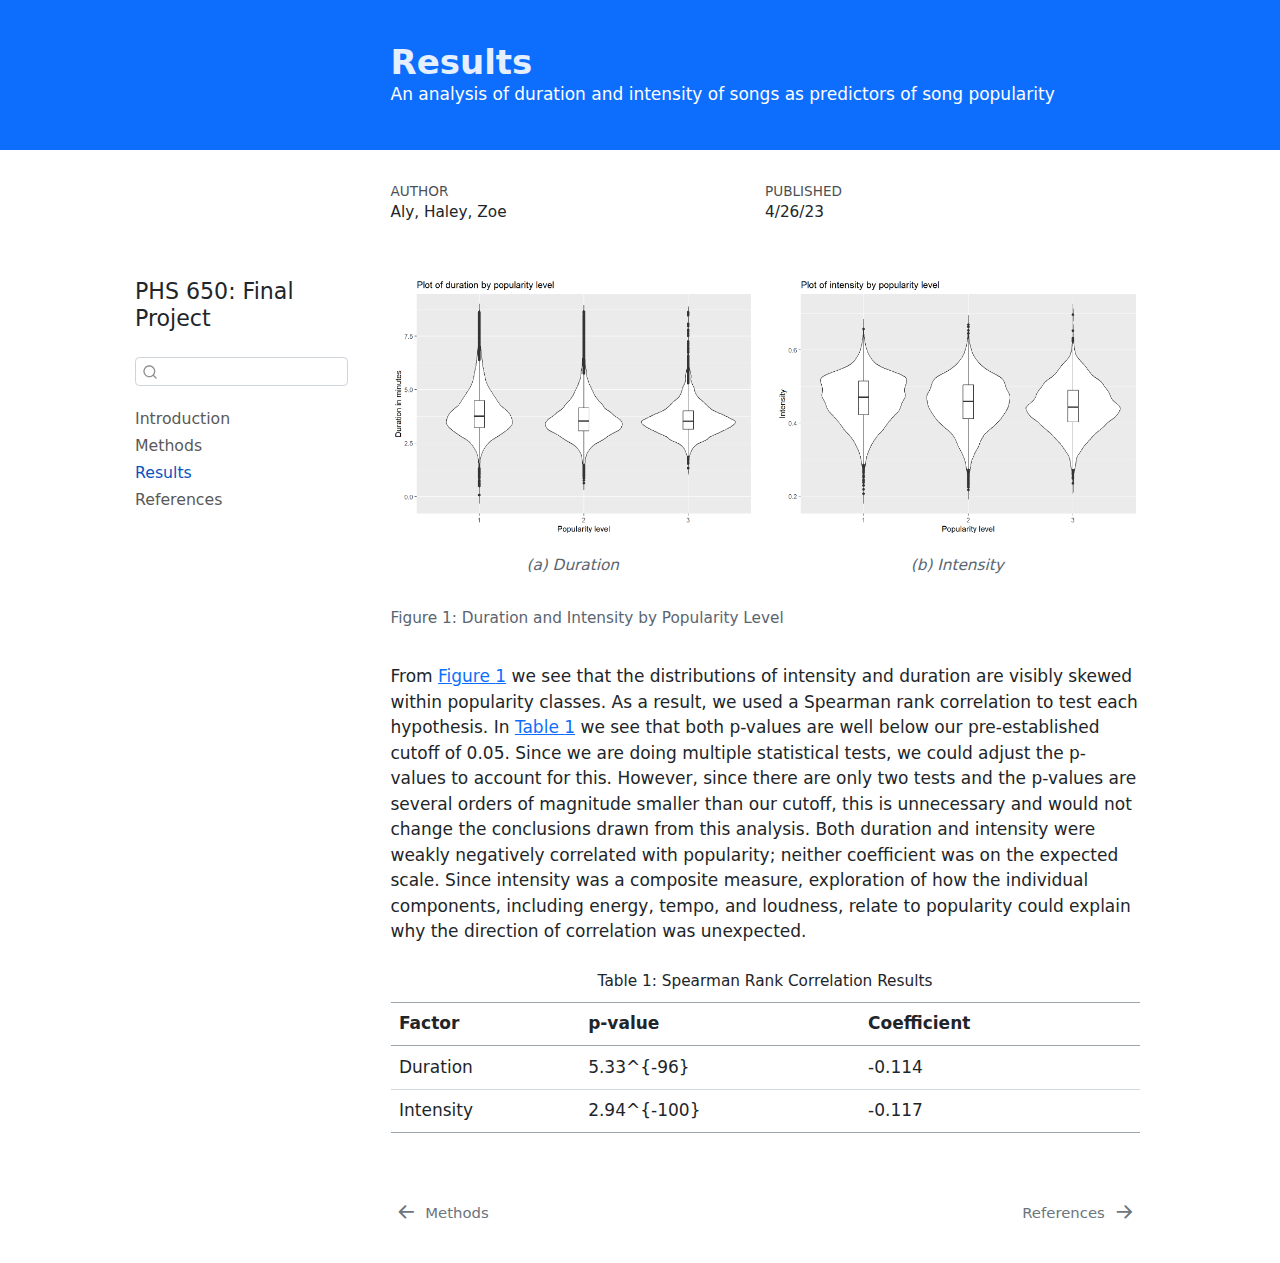
<file: docs/results.html>
<!DOCTYPE html>
<html xmlns="http://www.w3.org/1999/xhtml" lang="en" xml:lang="en"><head>

<meta charset="utf-8">
<meta name="generator" content="quarto-1.3.313">

<meta name="viewport" content="width=device-width, initial-scale=1.0, user-scalable=yes">

<meta name="author" content="Aly, Haley, Zoe">
<meta name="description" content="An analysis of duration and intensity of songs as predictors of song popularity">

<title>PHS 650: Final Project - Results</title>
<style>
code{white-space: pre-wrap;}
span.smallcaps{font-variant: small-caps;}
div.columns{display: flex; gap: min(4vw, 1.5em);}
div.column{flex: auto; overflow-x: auto;}
div.hanging-indent{margin-left: 1.5em; text-indent: -1.5em;}
ul.task-list{list-style: none;}
ul.task-list li input[type="checkbox"] {
  width: 0.8em;
  margin: 0 0.8em 0.2em -1em; /* quarto-specific, see https://github.com/quarto-dev/quarto-cli/issues/4556 */ 
  vertical-align: middle;
}
</style>


<script src="site_libs/quarto-nav/quarto-nav.js"></script>
<script src="site_libs/quarto-nav/headroom.min.js"></script>
<script src="site_libs/clipboard/clipboard.min.js"></script>
<script src="site_libs/quarto-search/autocomplete.umd.js"></script>
<script src="site_libs/quarto-search/fuse.min.js"></script>
<script src="site_libs/quarto-search/quarto-search.js"></script>
<meta name="quarto:offset" content="./">
<link href="./references.html" rel="next">
<link href="./methods.html" rel="prev">
<script src="site_libs/quarto-html/quarto.js"></script>
<script src="site_libs/quarto-html/popper.min.js"></script>
<script src="site_libs/quarto-html/tippy.umd.min.js"></script>
<script src="site_libs/quarto-html/anchor.min.js"></script>
<link href="site_libs/quarto-html/tippy.css" rel="stylesheet">
<link href="site_libs/quarto-html/quarto-syntax-highlighting.css" rel="stylesheet" id="quarto-text-highlighting-styles">
<script src="site_libs/bootstrap/bootstrap.min.js"></script>
<link href="site_libs/bootstrap/bootstrap-icons.css" rel="stylesheet">
<link href="site_libs/bootstrap/bootstrap.min.css" rel="stylesheet" id="quarto-bootstrap" data-mode="light">
<script id="quarto-search-options" type="application/json">{
  "location": "sidebar",
  "copy-button": false,
  "collapse-after": 3,
  "panel-placement": "start",
  "type": "textbox",
  "limit": 20,
  "language": {
    "search-no-results-text": "No results",
    "search-matching-documents-text": "matching documents",
    "search-copy-link-title": "Copy link to search",
    "search-hide-matches-text": "Hide additional matches",
    "search-more-match-text": "more match in this document",
    "search-more-matches-text": "more matches in this document",
    "search-clear-button-title": "Clear",
    "search-detached-cancel-button-title": "Cancel",
    "search-submit-button-title": "Submit"
  }
}</script>


</head>

<body class="nav-sidebar floating fullcontent">

<div id="quarto-search-results"></div>
  <header id="quarto-header" class="headroom fixed-top">
  <nav class="quarto-secondary-nav">
    <div class="container-fluid d-flex">
      <button type="button" class="quarto-btn-toggle btn" data-bs-toggle="collapse" data-bs-target="#quarto-sidebar,#quarto-sidebar-glass" aria-controls="quarto-sidebar" aria-expanded="false" aria-label="Toggle sidebar navigation" onclick="if (window.quartoToggleHeadroom) { window.quartoToggleHeadroom(); }">
        <i class="bi bi-layout-text-sidebar-reverse"></i>
      </button>
      <nav class="quarto-page-breadcrumbs" aria-label="breadcrumb"><ol class="breadcrumb"><li class="breadcrumb-item"><a href="./results.html">Results</a></li></ol></nav>
      <a class="flex-grow-1" role="button" data-bs-toggle="collapse" data-bs-target="#quarto-sidebar,#quarto-sidebar-glass" aria-controls="quarto-sidebar" aria-expanded="false" aria-label="Toggle sidebar navigation" onclick="if (window.quartoToggleHeadroom) { window.quartoToggleHeadroom(); }">      
      </a>
      <button type="button" class="btn quarto-search-button" aria-label="Search" onclick="window.quartoOpenSearch();">
        <i class="bi bi-search"></i>
      </button>
    </div>
  </nav>
</header>
<!-- content -->
<header id="title-block-header" class="quarto-title-block default page-columns page-full">
  <div class="quarto-title-banner page-columns page-full">
    <div class="quarto-title column-body">
      <h1 class="title">Results</h1>
                  <div>
        <div class="description">
          An analysis of duration and intensity of songs as predictors of song popularity
        </div>
      </div>
                </div>
  </div>
    
  
  <div class="quarto-title-meta">

      <div>
      <div class="quarto-title-meta-heading">Author</div>
      <div class="quarto-title-meta-contents">
               <p>Aly, Haley, Zoe </p>
            </div>
    </div>
      
      <div>
      <div class="quarto-title-meta-heading">Published</div>
      <div class="quarto-title-meta-contents">
        <p class="date">4/26/23</p>
      </div>
    </div>
    
      
    </div>
    
  
  </header><div id="quarto-content" class="quarto-container page-columns page-rows-contents page-layout-article">
<!-- sidebar -->
  <nav id="quarto-sidebar" class="sidebar collapse collapse-horizontal sidebar-navigation floating overflow-auto">
    <div class="pt-lg-2 mt-2 text-left sidebar-header">
    <div class="sidebar-title mb-0 py-0">
      <a href="./">PHS 650: Final Project</a> 
    </div>
      </div>
        <div class="mt-2 flex-shrink-0 align-items-center">
        <div class="sidebar-search">
        <div id="quarto-search" class="" title="Search"></div>
        </div>
        </div>
    <div class="sidebar-menu-container"> 
    <ul class="list-unstyled mt-1">
        <li class="sidebar-item">
  <div class="sidebar-item-container"> 
  <a href="./index.html" class="sidebar-item-text sidebar-link">
 <span class="menu-text">Introduction</span></a>
  </div>
</li>
        <li class="sidebar-item">
  <div class="sidebar-item-container"> 
  <a href="./methods.html" class="sidebar-item-text sidebar-link">
 <span class="menu-text">Methods</span></a>
  </div>
</li>
        <li class="sidebar-item">
  <div class="sidebar-item-container"> 
  <a href="./results.html" class="sidebar-item-text sidebar-link active">
 <span class="menu-text">Results</span></a>
  </div>
</li>
        <li class="sidebar-item">
  <div class="sidebar-item-container"> 
  <a href="./references.html" class="sidebar-item-text sidebar-link">
 <span class="menu-text">References</span></a>
  </div>
</li>
    </ul>
    </div>
</nav>
<div id="quarto-sidebar-glass" data-bs-toggle="collapse" data-bs-target="#quarto-sidebar,#quarto-sidebar-glass"></div>
<!-- margin-sidebar -->
    
<!-- main -->
<main class="content quarto-banner-title-block" id="quarto-document-content">




<div id="fig-plots" class="cell quarto-layout-panel">
<figure class="figure">
<div class="quarto-layout-row quarto-layout-valign-top">
<div class="cell-output-display quarto-layout-cell quarto-layout-cell-subref" style="flex-basis: 50.0%;justify-content: center;">
<div id="fig-plots-1" class="quarto-figure quarto-figure-center anchored">
<figure class="figure">
<p><img src="results_files/figure-html/fig-plots-1.png" class="img-fluid figure-img" data-ref-parent="fig-plots" width="672"></p>
<p></p><figcaption class="figure-caption">(a) Duration</figcaption><p></p>
</figure>
</div>
</div>
<div class="cell-output-display quarto-layout-cell quarto-layout-cell-subref" style="flex-basis: 50.0%;justify-content: center;">
<div id="fig-plots-2" class="quarto-figure quarto-figure-center anchored">
<figure class="figure">
<p><img src="results_files/figure-html/fig-plots-2.png" class="img-fluid figure-img" data-ref-parent="fig-plots" width="672"></p>
<p></p><figcaption class="figure-caption">(b) Intensity</figcaption><p></p>
</figure>
</div>
</div>
</div>
<p></p><figcaption class="figure-caption">Figure&nbsp;1: Duration and Intensity by Popularity Level</figcaption><p></p>
</figure>
</div>
<p>From <a href="#fig-plots">Figure&nbsp;<span>1</span></a> we see that the distributions of intensity and duration are visibly skewed within popularity classes. As a result, we used a Spearman rank correlation to test each hypothesis. In <a href="#tbl-cor">Table&nbsp;<span>1</span></a> we see that both p-values are well below our pre-established cutoff of 0.05. Since we are doing multiple statistical tests, we could adjust the p-values to account for this. However, since there are only two tests and the p-values are several orders of magnitude smaller than our cutoff, this is unnecessary and would not change the conclusions drawn from this analysis. Both duration and intensity were weakly negatively correlated with popularity; neither coefficient was on the expected scale. Since intensity was a composite measure, exploration of how the individual components, including energy, tempo, and loudness, relate to popularity could explain why the direction of correlation was unexpected.</p>
<div id="tbl-cor" class="anchored">
<table class="table">
<caption>Table&nbsp;1: Spearman Rank Correlation Results</caption>
<colgroup>
<col style="width: 25%">
<col style="width: 37%">
<col style="width: 37%">
</colgroup>
<thead>
<tr class="header">
<th style="text-align: left;">Factor</th>
<th style="text-align: left;">p-value</th>
<th style="text-align: left;">Coefficient</th>
</tr>
</thead>
<tbody>
<tr class="odd">
<td style="text-align: left;">Duration</td>
<td style="text-align: left;">5.33^{-96}</td>
<td style="text-align: left;">-0.114</td>
</tr>
<tr class="even">
<td style="text-align: left;">Intensity</td>
<td style="text-align: left;">2.94^{-100}</td>
<td style="text-align: left;">-0.117</td>
</tr>
</tbody>
</table>
</div>



</main> <!-- /main -->
<script id="quarto-html-after-body" type="application/javascript">
window.document.addEventListener("DOMContentLoaded", function (event) {
  const toggleBodyColorMode = (bsSheetEl) => {
    const mode = bsSheetEl.getAttribute("data-mode");
    const bodyEl = window.document.querySelector("body");
    if (mode === "dark") {
      bodyEl.classList.add("quarto-dark");
      bodyEl.classList.remove("quarto-light");
    } else {
      bodyEl.classList.add("quarto-light");
      bodyEl.classList.remove("quarto-dark");
    }
  }
  const toggleBodyColorPrimary = () => {
    const bsSheetEl = window.document.querySelector("link#quarto-bootstrap");
    if (bsSheetEl) {
      toggleBodyColorMode(bsSheetEl);
    }
  }
  toggleBodyColorPrimary();  
  const icon = "";
  const anchorJS = new window.AnchorJS();
  anchorJS.options = {
    placement: 'right',
    icon: icon
  };
  anchorJS.add('.anchored');
  const isCodeAnnotation = (el) => {
    for (const clz of el.classList) {
      if (clz.startsWith('code-annotation-')) {                     
        return true;
      }
    }
    return false;
  }
  const clipboard = new window.ClipboardJS('.code-copy-button', {
    text: function(trigger) {
      const codeEl = trigger.previousElementSibling.cloneNode(true);
      for (const childEl of codeEl.children) {
        if (isCodeAnnotation(childEl)) {
          childEl.remove();
        }
      }
      return codeEl.innerText;
    }
  });
  clipboard.on('success', function(e) {
    // button target
    const button = e.trigger;
    // don't keep focus
    button.blur();
    // flash "checked"
    button.classList.add('code-copy-button-checked');
    var currentTitle = button.getAttribute("title");
    button.setAttribute("title", "Copied!");
    let tooltip;
    if (window.bootstrap) {
      button.setAttribute("data-bs-toggle", "tooltip");
      button.setAttribute("data-bs-placement", "left");
      button.setAttribute("data-bs-title", "Copied!");
      tooltip = new bootstrap.Tooltip(button, 
        { trigger: "manual", 
          customClass: "code-copy-button-tooltip",
          offset: [0, -8]});
      tooltip.show();    
    }
    setTimeout(function() {
      if (tooltip) {
        tooltip.hide();
        button.removeAttribute("data-bs-title");
        button.removeAttribute("data-bs-toggle");
        button.removeAttribute("data-bs-placement");
      }
      button.setAttribute("title", currentTitle);
      button.classList.remove('code-copy-button-checked');
    }, 1000);
    // clear code selection
    e.clearSelection();
  });
  function tippyHover(el, contentFn) {
    const config = {
      allowHTML: true,
      content: contentFn,
      maxWidth: 500,
      delay: 100,
      arrow: false,
      appendTo: function(el) {
          return el.parentElement;
      },
      interactive: true,
      interactiveBorder: 10,
      theme: 'quarto',
      placement: 'bottom-start'
    };
    window.tippy(el, config); 
  }
  const noterefs = window.document.querySelectorAll('a[role="doc-noteref"]');
  for (var i=0; i<noterefs.length; i++) {
    const ref = noterefs[i];
    tippyHover(ref, function() {
      // use id or data attribute instead here
      let href = ref.getAttribute('data-footnote-href') || ref.getAttribute('href');
      try { href = new URL(href).hash; } catch {}
      const id = href.replace(/^#\/?/, "");
      const note = window.document.getElementById(id);
      return note.innerHTML;
    });
  }
      let selectedAnnoteEl;
      const selectorForAnnotation = ( cell, annotation) => {
        let cellAttr = 'data-code-cell="' + cell + '"';
        let lineAttr = 'data-code-annotation="' +  annotation + '"';
        const selector = 'span[' + cellAttr + '][' + lineAttr + ']';
        return selector;
      }
      const selectCodeLines = (annoteEl) => {
        const doc = window.document;
        const targetCell = annoteEl.getAttribute("data-target-cell");
        const targetAnnotation = annoteEl.getAttribute("data-target-annotation");
        const annoteSpan = window.document.querySelector(selectorForAnnotation(targetCell, targetAnnotation));
        const lines = annoteSpan.getAttribute("data-code-lines").split(",");
        const lineIds = lines.map((line) => {
          return targetCell + "-" + line;
        })
        let top = null;
        let height = null;
        let parent = null;
        if (lineIds.length > 0) {
            //compute the position of the single el (top and bottom and make a div)
            const el = window.document.getElementById(lineIds[0]);
            top = el.offsetTop;
            height = el.offsetHeight;
            parent = el.parentElement.parentElement;
          if (lineIds.length > 1) {
            const lastEl = window.document.getElementById(lineIds[lineIds.length - 1]);
            const bottom = lastEl.offsetTop + lastEl.offsetHeight;
            height = bottom - top;
          }
          if (top !== null && height !== null && parent !== null) {
            // cook up a div (if necessary) and position it 
            let div = window.document.getElementById("code-annotation-line-highlight");
            if (div === null) {
              div = window.document.createElement("div");
              div.setAttribute("id", "code-annotation-line-highlight");
              div.style.position = 'absolute';
              parent.appendChild(div);
            }
            div.style.top = top - 2 + "px";
            div.style.height = height + 4 + "px";
            let gutterDiv = window.document.getElementById("code-annotation-line-highlight-gutter");
            if (gutterDiv === null) {
              gutterDiv = window.document.createElement("div");
              gutterDiv.setAttribute("id", "code-annotation-line-highlight-gutter");
              gutterDiv.style.position = 'absolute';
              const codeCell = window.document.getElementById(targetCell);
              const gutter = codeCell.querySelector('.code-annotation-gutter');
              gutter.appendChild(gutterDiv);
            }
            gutterDiv.style.top = top - 2 + "px";
            gutterDiv.style.height = height + 4 + "px";
          }
          selectedAnnoteEl = annoteEl;
        }
      };
      const unselectCodeLines = () => {
        const elementsIds = ["code-annotation-line-highlight", "code-annotation-line-highlight-gutter"];
        elementsIds.forEach((elId) => {
          const div = window.document.getElementById(elId);
          if (div) {
            div.remove();
          }
        });
        selectedAnnoteEl = undefined;
      };
      // Attach click handler to the DT
      const annoteDls = window.document.querySelectorAll('dt[data-target-cell]');
      for (const annoteDlNode of annoteDls) {
        annoteDlNode.addEventListener('click', (event) => {
          const clickedEl = event.target;
          if (clickedEl !== selectedAnnoteEl) {
            unselectCodeLines();
            const activeEl = window.document.querySelector('dt[data-target-cell].code-annotation-active');
            if (activeEl) {
              activeEl.classList.remove('code-annotation-active');
            }
            selectCodeLines(clickedEl);
            clickedEl.classList.add('code-annotation-active');
          } else {
            // Unselect the line
            unselectCodeLines();
            clickedEl.classList.remove('code-annotation-active');
          }
        });
      }
  const findCites = (el) => {
    const parentEl = el.parentElement;
    if (parentEl) {
      const cites = parentEl.dataset.cites;
      if (cites) {
        return {
          el,
          cites: cites.split(' ')
        };
      } else {
        return findCites(el.parentElement)
      }
    } else {
      return undefined;
    }
  };
  var bibliorefs = window.document.querySelectorAll('a[role="doc-biblioref"]');
  for (var i=0; i<bibliorefs.length; i++) {
    const ref = bibliorefs[i];
    const citeInfo = findCites(ref);
    if (citeInfo) {
      tippyHover(citeInfo.el, function() {
        var popup = window.document.createElement('div');
        citeInfo.cites.forEach(function(cite) {
          var citeDiv = window.document.createElement('div');
          citeDiv.classList.add('hanging-indent');
          citeDiv.classList.add('csl-entry');
          var biblioDiv = window.document.getElementById('ref-' + cite);
          if (biblioDiv) {
            citeDiv.innerHTML = biblioDiv.innerHTML;
          }
          popup.appendChild(citeDiv);
        });
        return popup.innerHTML;
      });
    }
  }
});
</script>
<nav class="page-navigation">
  <div class="nav-page nav-page-previous">
      <a href="./methods.html" class="pagination-link">
        <i class="bi bi-arrow-left-short"></i> <span class="nav-page-text">Methods</span>
      </a>          
  </div>
  <div class="nav-page nav-page-next">
      <a href="./references.html" class="pagination-link">
        <span class="nav-page-text">References</span> <i class="bi bi-arrow-right-short"></i>
      </a>
  </div>
</nav>
</div> <!-- /content -->



</body></html>
</file>
<file: _book/site_libs/quarto-html/tippy.css>
.tippy-box[data-animation=fade][data-state=hidden]{opacity:0}[data-tippy-root]{max-width:calc(100vw - 10px)}.tippy-box{position:relative;background-color:#333;color:#fff;border-radius:4px;font-size:14px;line-height:1.4;white-space:normal;outline:0;transition-property:transform,visibility,opacity}.tippy-box[data-placement^=top]>.tippy-arrow{bottom:0}.tippy-box[data-placement^=top]>.tippy-arrow:before{bottom:-7px;left:0;border-width:8px 8px 0;border-top-color:initial;transform-origin:center top}.tippy-box[data-placement^=bottom]>.tippy-arrow{top:0}.tippy-box[data-placement^=bottom]>.tippy-arrow:before{top:-7px;left:0;border-width:0 8px 8px;border-bottom-color:initial;transform-origin:center bottom}.tippy-box[data-placement^=left]>.tippy-arrow{right:0}.tippy-box[data-placement^=left]>.tippy-arrow:before{border-width:8px 0 8px 8px;border-left-color:initial;right:-7px;transform-origin:center left}.tippy-box[data-placement^=right]>.tippy-arrow{left:0}.tippy-box[data-placement^=right]>.tippy-arrow:before{left:-7px;border-width:8px 8px 8px 0;border-right-color:initial;transform-origin:center right}.tippy-box[data-inertia][data-state=visible]{transition-timing-function:cubic-bezier(.54,1.5,.38,1.11)}.tippy-arrow{width:16px;height:16px;color:#333}.tippy-arrow:before{content:"";position:absolute;border-color:transparent;border-style:solid}.tippy-content{position:relative;padding:5px 9px;z-index:1}
</file>
<file: _book/site_libs/quarto-html/quarto-syntax-highlighting.css>
/* quarto syntax highlight colors */
:root {
  --quarto-hl-ot-color: #003B4F;
  --quarto-hl-at-color: #657422;
  --quarto-hl-ss-color: #20794D;
  --quarto-hl-an-color: #5E5E5E;
  --quarto-hl-fu-color: #4758AB;
  --quarto-hl-st-color: #20794D;
  --quarto-hl-cf-color: #003B4F;
  --quarto-hl-op-color: #5E5E5E;
  --quarto-hl-er-color: #AD0000;
  --quarto-hl-bn-color: #AD0000;
  --quarto-hl-al-color: #AD0000;
  --quarto-hl-va-color: #111111;
  --quarto-hl-bu-color: inherit;
  --quarto-hl-ex-color: inherit;
  --quarto-hl-pp-color: #AD0000;
  --quarto-hl-in-color: #5E5E5E;
  --quarto-hl-vs-color: #20794D;
  --quarto-hl-wa-color: #5E5E5E;
  --quarto-hl-do-color: #5E5E5E;
  --quarto-hl-im-color: #00769E;
  --quarto-hl-ch-color: #20794D;
  --quarto-hl-dt-color: #AD0000;
  --quarto-hl-fl-color: #AD0000;
  --quarto-hl-co-color: #5E5E5E;
  --quarto-hl-cv-color: #5E5E5E;
  --quarto-hl-cn-color: #8f5902;
  --quarto-hl-sc-color: #5E5E5E;
  --quarto-hl-dv-color: #AD0000;
  --quarto-hl-kw-color: #003B4F;
}

/* other quarto variables */
:root {
  --quarto-font-monospace: SFMono-Regular, Menlo, Monaco, Consolas, "Liberation Mono", "Courier New", monospace;
}

pre > code.sourceCode > span {
  color: #003B4F;
}

code span {
  color: #003B4F;
}

code.sourceCode > span {
  color: #003B4F;
}

div.sourceCode,
div.sourceCode pre.sourceCode {
  color: #003B4F;
}

code span.ot {
  color: #003B4F;
  font-style: inherit;
}

code span.at {
  color: #657422;
  font-style: inherit;
}

code span.ss {
  color: #20794D;
  font-style: inherit;
}

code span.an {
  color: #5E5E5E;
  font-style: inherit;
}

code span.fu {
  color: #4758AB;
  font-style: inherit;
}

code span.st {
  color: #20794D;
  font-style: inherit;
}

code span.cf {
  color: #003B4F;
  font-style: inherit;
}

code span.op {
  color: #5E5E5E;
  font-style: inherit;
}

code span.er {
  color: #AD0000;
  font-style: inherit;
}

code span.bn {
  color: #AD0000;
  font-style: inherit;
}

code span.al {
  color: #AD0000;
  font-style: inherit;
}

code span.va {
  color: #111111;
  font-style: inherit;
}

code span.bu {
  font-style: inherit;
}

code span.ex {
  font-style: inherit;
}

code span.pp {
  color: #AD0000;
  font-style: inherit;
}

code span.in {
  color: #5E5E5E;
  font-style: inherit;
}

code span.vs {
  color: #20794D;
  font-style: inherit;
}

code span.wa {
  color: #5E5E5E;
  font-style: italic;
}

code span.do {
  color: #5E5E5E;
  font-style: italic;
}

code span.im {
  color: #00769E;
  font-style: inherit;
}

code span.ch {
  color: #20794D;
  font-style: inherit;
}

code span.dt {
  color: #AD0000;
  font-style: inherit;
}

code span.fl {
  color: #AD0000;
  font-style: inherit;
}

code span.co {
  color: #5E5E5E;
  font-style: inherit;
}

code span.cv {
  color: #5E5E5E;
  font-style: italic;
}

code span.cn {
  color: #8f5902;
  font-style: inherit;
}

code span.sc {
  color: #5E5E5E;
  font-style: inherit;
}

code span.dv {
  color: #AD0000;
  font-style: inherit;
}

code span.kw {
  color: #003B4F;
  font-style: inherit;
}

.prevent-inlining {
  content: "</";
}

/*# sourceMappingURL=debc5d5d77c3f9108843748ff7464032.css.map */
</file>
<file: docs/site_libs/quarto-html/tippy.css>
.tippy-box[data-animation=fade][data-state=hidden]{opacity:0}[data-tippy-root]{max-width:calc(100vw - 10px)}.tippy-box{position:relative;background-color:#333;color:#fff;border-radius:4px;font-size:14px;line-height:1.4;white-space:normal;outline:0;transition-property:transform,visibility,opacity}.tippy-box[data-placement^=top]>.tippy-arrow{bottom:0}.tippy-box[data-placement^=top]>.tippy-arrow:before{bottom:-7px;left:0;border-width:8px 8px 0;border-top-color:initial;transform-origin:center top}.tippy-box[data-placement^=bottom]>.tippy-arrow{top:0}.tippy-box[data-placement^=bottom]>.tippy-arrow:before{top:-7px;left:0;border-width:0 8px 8px;border-bottom-color:initial;transform-origin:center bottom}.tippy-box[data-placement^=left]>.tippy-arrow{right:0}.tippy-box[data-placement^=left]>.tippy-arrow:before{border-width:8px 0 8px 8px;border-left-color:initial;right:-7px;transform-origin:center left}.tippy-box[data-placement^=right]>.tippy-arrow{left:0}.tippy-box[data-placement^=right]>.tippy-arrow:before{left:-7px;border-width:8px 8px 8px 0;border-right-color:initial;transform-origin:center right}.tippy-box[data-inertia][data-state=visible]{transition-timing-function:cubic-bezier(.54,1.5,.38,1.11)}.tippy-arrow{width:16px;height:16px;color:#333}.tippy-arrow:before{content:"";position:absolute;border-color:transparent;border-style:solid}.tippy-content{position:relative;padding:5px 9px;z-index:1}
</file>
<file: docs/site_libs/quarto-html/quarto-syntax-highlighting.css>
/* quarto syntax highlight colors */
:root {
  --quarto-hl-ot-color: #003B4F;
  --quarto-hl-at-color: #657422;
  --quarto-hl-ss-color: #20794D;
  --quarto-hl-an-color: #5E5E5E;
  --quarto-hl-fu-color: #4758AB;
  --quarto-hl-st-color: #20794D;
  --quarto-hl-cf-color: #003B4F;
  --quarto-hl-op-color: #5E5E5E;
  --quarto-hl-er-color: #AD0000;
  --quarto-hl-bn-color: #AD0000;
  --quarto-hl-al-color: #AD0000;
  --quarto-hl-va-color: #111111;
  --quarto-hl-bu-color: inherit;
  --quarto-hl-ex-color: inherit;
  --quarto-hl-pp-color: #AD0000;
  --quarto-hl-in-color: #5E5E5E;
  --quarto-hl-vs-color: #20794D;
  --quarto-hl-wa-color: #5E5E5E;
  --quarto-hl-do-color: #5E5E5E;
  --quarto-hl-im-color: #00769E;
  --quarto-hl-ch-color: #20794D;
  --quarto-hl-dt-color: #AD0000;
  --quarto-hl-fl-color: #AD0000;
  --quarto-hl-co-color: #5E5E5E;
  --quarto-hl-cv-color: #5E5E5E;
  --quarto-hl-cn-color: #8f5902;
  --quarto-hl-sc-color: #5E5E5E;
  --quarto-hl-dv-color: #AD0000;
  --quarto-hl-kw-color: #003B4F;
}

/* other quarto variables */
:root {
  --quarto-font-monospace: SFMono-Regular, Menlo, Monaco, Consolas, "Liberation Mono", "Courier New", monospace;
}

pre > code.sourceCode > span {
  color: #003B4F;
}

code span {
  color: #003B4F;
}

code.sourceCode > span {
  color: #003B4F;
}

div.sourceCode,
div.sourceCode pre.sourceCode {
  color: #003B4F;
}

code span.ot {
  color: #003B4F;
}

code span.at {
  color: #657422;
}

code span.ss {
  color: #20794D;
}

code span.an {
  color: #5E5E5E;
}

code span.fu {
  color: #4758AB;
}

code span.st {
  color: #20794D;
}

code span.cf {
  color: #003B4F;
}

code span.op {
  color: #5E5E5E;
}

code span.er {
  color: #AD0000;
}

code span.bn {
  color: #AD0000;
}

code span.al {
  color: #AD0000;
}

code span.va {
  color: #111111;
}

code span.pp {
  color: #AD0000;
}

code span.in {
  color: #5E5E5E;
}

code span.vs {
  color: #20794D;
}

code span.wa {
  color: #5E5E5E;
  font-style: italic;
}

code span.do {
  color: #5E5E5E;
  font-style: italic;
}

code span.im {
  color: #00769E;
}

code span.ch {
  color: #20794D;
}

code span.dt {
  color: #AD0000;
}

code span.fl {
  color: #AD0000;
}

code span.co {
  color: #5E5E5E;
}

code span.cv {
  color: #5E5E5E;
  font-style: italic;
}

code span.cn {
  color: #8f5902;
}

code span.sc {
  color: #5E5E5E;
}

code span.dv {
  color: #AD0000;
}

code span.kw {
  color: #003B4F;
}

.prevent-inlining {
  content: "</";
}

/*# sourceMappingURL=debc5d5d77c3f9108843748ff7464032.css.map */
</file>
